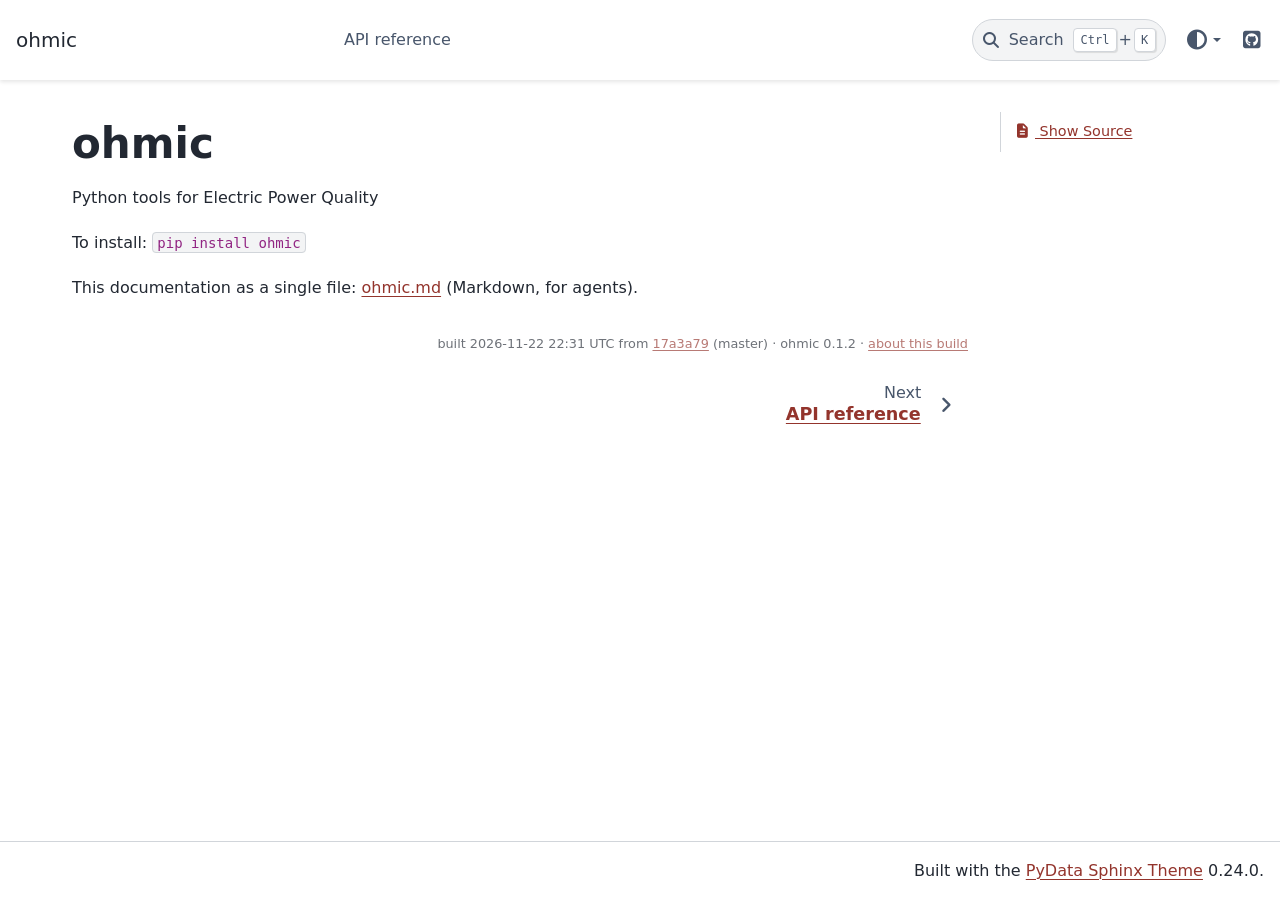
<file: index.html>
<!DOCTYPE html>


<html lang="en" data-content_root="./" >

  <head>
    <meta charset="utf-8" />
    <meta name="viewport" content="width=device-width, initial-scale=1.0" /><meta name="viewport" content="width=device-width, initial-scale=1" />

<link rel="alternate" type="text/markdown" href="index.html.md">
<link rel="describedby" href="llms.txt" type="text/markdown">
<link rel="alternate" type="text/markdown" href="index.html.md">
<link rel="describedby" href="llms.txt">
    <title>ohmic &#8212; ohmic</title>
  
  
  
  <script data-cfasync="false">
    document.documentElement.dataset.mode = localStorage.getItem("mode") || "";
    document.documentElement.dataset.theme = localStorage.getItem("theme") || "";
  </script>
  <!--
    this give us a css class that will be invisible only if js is disabled
  -->
  <noscript>
    <style>
      .pst-js-only { display: none !important; }

    </style>
  </noscript>
  
  <!-- Loaded before other Sphinx assets -->
  <link href="_static/styles/theme.css?digest=75c7c72ae941e8b558d8" rel="stylesheet" />
<link href="_static/styles/pydata-sphinx-theme.css?digest=75c7c72ae941e8b558d8" rel="stylesheet" />

    <link rel="stylesheet" type="text/css" href="_static/pygments.css?v=d75fae25" />
    <link rel="stylesheet" type="text/css" href="_static/sphinx_autodoc_typehints.css?v=057ac668" />
    <link rel="stylesheet" type="text/css" href="_static/copybutton.css?v=76b2166b" />
    <link rel="stylesheet" type="text/css" href="_static/epythet.css?v=a2acedc1" />
  
  <!-- So that users can add custom icons -->
  <script defer src="_static/scripts/fontawesome.js?digest=75c7c72ae941e8b558d8"></script>
  <!-- Pre-loaded scripts that we'll load fully later -->
  <link rel="preload" as="script" href="_static/scripts/bootstrap.js?digest=75c7c72ae941e8b558d8" />
<link rel="preload" as="script" href="_static/scripts/pydata-sphinx-theme.js?digest=75c7c72ae941e8b558d8" />

    <script src="_static/documentation_options.js?v=92734c54"></script>
    <script src="_static/doctools.js?v=fd6eb6e6"></script>
    <script src="_static/sphinx_highlight.js?v=6ffebe34"></script>
    <script src="_static/clipboard.min.js?v=a7894cd8"></script>
    <script src="_static/copybutton.js?v=fd10adb8"></script>
    <script>DOCUMENTATION_OPTIONS.pagename = 'index';</script>
    <script>DOCUMENTATION_OPTIONS.search_as_you_type = false;</script>
    <link rel="index" title="Index" href="genindex.html" />
    <link rel="search" title="Search" href="search.html" />
    <link rel="next" title="API reference" href="api.html" />
  <meta name="viewport" content="width=device-width, initial-scale=1"/>
  <meta name="color-scheme" content="light dark"/>
  <meta name="docsearch:language" content="en"/>
  <meta name="docsearch:version" content="0.1.2" />
  
    
    <script src="_static/searchtools.js"></script>
    <script src="_static/language_data.js"></script>
    <script src="searchindex.js"></script>
  
  </head>
  <body data-default-mode="">
  
  
  <div id="pst-skip-link" class="skip-link d-print-none"><a href="#main-content">Skip to main content</a></div>

  
  <div id="pst-scroll-pixel-helper"></div>
  
  <button type="button" class="btn rounded-pill" id="pst-back-to-top">
    <i class="fa-solid fa-arrow-up"></i>Back to top</button>
  
  
  
  
  <dialog id="pst-search-dialog">
    
<form class="bd-search d-flex align-items-center"
      action="search.html"
      method="get">
  <i class="fa-solid fa-magnifying-glass"></i>
  <input type="search"
         class="form-control"
         name="q"
         placeholder="Search the docs ..."
         aria-label="Search the docs ..."
         autocomplete="off"
         autocorrect="off"
         autocapitalize="off"
         spellcheck="false"/>
  <span class="search-button__kbd-shortcut"><kbd class="kbd-shortcut__modifier">Ctrl</kbd>+<kbd>K</kbd></span>
</form>
  </dialog>

  <div class="pst-async-banner-revealer d-none">
  <aside id="bd-header-version-warning" class="d-none d-print-none" aria-label="Version warning"></aside>
</div>

  
    <header id="pst-header" class="bd-header navbar navbar-expand-lg bd-navbar d-print-none">
<div class="bd-header__inner bd-page-width">
  <button type="button" class="pst-navbar-icon sidebar-toggle primary-toggle" aria-label="Site navigation" aria-expanded="false" aria-controls="pst-primary-sidebar-modal">
    <span class="fa-solid fa-bars"></span>
  </button>
  
  
  <div class="col-lg-3 navbar-header-items__start">
    
      <div class="navbar-item">

  
    
  

<a class="navbar-brand logo" href="#">
  
  
  
  
  
  
    <p class="title logo__title">ohmic</p>
  
</a></div>
    
  </div>
  
  <div class="col-lg-9 navbar-header-items">
    
    <div class="me-auto navbar-header-items__center">
      
        <div class="navbar-item">
<nav>
  <ul class="bd-navbar-elements navbar-nav">
    
<li class="nav-item ">
  <a class="nav-link nav-internal" href="api.html">
    API reference
  </a>
</li>

  </ul>
</nav></div>
      
    </div>
    
    
    <div class="navbar-header-items__end">
      
        <div class="navbar-item navbar-persistent--container">
          

<button type="button" class="btn search-button-field search-button__button pst-js-only" title="Search" aria-label="Search" data-bs-placement="bottom" data-bs-toggle="tooltip">
 <i class="fa-solid fa-magnifying-glass"></i>
 <span class="search-button__default-text">Search</span>
 <span class="search-button__kbd-shortcut"><kbd class="kbd-shortcut__modifier">Ctrl</kbd>+<kbd class="kbd-shortcut__modifier">K</kbd></span>
</button>
        </div>
      
      
        <div class="navbar-item">

<div class="theme-switch-container dropdown pst-js-only" data-bs-toggle="tooltip" data-bs-placement="bottom" title="Color mode">
  <button type="button" class="btn btn-sm nav-link pst-navbar-icon theme-switch-button dropdown-toggle" aria-label="Color mode" data-bs-toggle="dropdown">
    <i class="theme-switch fa-solid fa-sun fa-lg" data-mode="light" title="Light"></i>
    <i class="theme-switch fa-solid fa-moon fa-lg" data-mode="dark" title="Dark"></i>
    <i class="theme-switch fa-solid fa-circle-half-stroke fa-lg" data-mode="auto" title="System Settings"></i>
  </button>
  <ul class="dropdown-menu dropdown-menu-end">
    <li><button type="button" class="dropdown-item d-flex align-items-center theme-change-button" data-mode="auto"><i class="fa-solid fa-circle-half-stroke fa-lg me-1"></i>System Settings</button></li>
    <li><button type="button" class="dropdown-item d-flex align-items-center theme-change-button" data-mode="light"><i class="fa-solid fa-sun fa-lg me-1"></i>Light</button></li>
    <li><button type="button" class="dropdown-item d-flex align-items-center theme-change-button" data-mode="dark"><i class="fa-solid fa-moon fa-lg me-1"></i>Dark</button></li>
  </ul>
</div></div>
      
        <div class="navbar-item"><ul class="navbar-icon-links"
    aria-label="Icon Links">
        <li class="nav-item">
          
          
          
          
          
          
          
          
          <a href="https://github.com/i2mint/ohmic" title="GitHub" class="nav-link pst-navbar-icon" rel="noopener" target="_blank" data-bs-toggle="tooltip" data-bs-placement="bottom"><i class="fa-brands fa-square-github fa-lg" aria-hidden="true"></i><span class="visually-hidden">GitHub</span></a>
        </li>
</ul></div>
      
    </div>
    
  </div>
  
  
    <div class="navbar-persistent--mobile">

<button type="button" class="btn search-button-field search-button__button pst-js-only" title="Search" aria-label="Search" data-bs-placement="bottom" data-bs-toggle="tooltip">
 <i class="fa-solid fa-magnifying-glass"></i>
 <span class="search-button__default-text">Search</span>
 <span class="search-button__kbd-shortcut"><kbd class="kbd-shortcut__modifier">Ctrl</kbd>+<kbd class="kbd-shortcut__modifier">K</kbd></span>
</button>
    </div>
  

  
    <button type="button" class="pst-navbar-icon sidebar-toggle secondary-toggle" aria-label="On this page" aria-expanded="false" aria-controls="pst-secondary-sidebar-modal">
      <span class="fa-solid fa-outdent"></span>
    </button>
  
</div>

    </header>
  

  <div class="bd-container">
    <div class="bd-container__inner bd-page-width">
      
      
      
        
      
      <dialog id="pst-primary-sidebar-modal" tabindex="-1"></dialog>
      <div id="pst-primary-sidebar" class="bd-sidebar-primary bd-sidebar hide-on-wide">
        

  
  <div class="sidebar-header-items sidebar-primary__section">
    
    
      <div class="sidebar-header-items__center">
        
          
          
            <div class="navbar-item">
<nav>
  <ul class="bd-navbar-elements navbar-nav">
    
<li class="nav-item ">
  <a class="nav-link nav-internal" href="api.html">
    API reference
  </a>
</li>

  </ul>
</nav></div>
          
        
      </div>
    
    
    
      <div class="sidebar-header-items__end">
        
          <div class="navbar-item">

<div class="theme-switch-container dropdown pst-js-only" data-bs-toggle="tooltip" data-bs-placement="bottom" title="Color mode">
  <button type="button" class="btn btn-sm nav-link pst-navbar-icon theme-switch-button dropdown-toggle" aria-label="Color mode" data-bs-toggle="dropdown">
    <i class="theme-switch fa-solid fa-sun fa-lg" data-mode="light" title="Light"></i>
    <i class="theme-switch fa-solid fa-moon fa-lg" data-mode="dark" title="Dark"></i>
    <i class="theme-switch fa-solid fa-circle-half-stroke fa-lg" data-mode="auto" title="System Settings"></i>
  </button>
  <ul class="dropdown-menu dropdown-menu-end">
    <li><button type="button" class="dropdown-item d-flex align-items-center theme-change-button" data-mode="auto"><i class="fa-solid fa-circle-half-stroke fa-lg me-1"></i>System Settings</button></li>
    <li><button type="button" class="dropdown-item d-flex align-items-center theme-change-button" data-mode="light"><i class="fa-solid fa-sun fa-lg me-1"></i>Light</button></li>
    <li><button type="button" class="dropdown-item d-flex align-items-center theme-change-button" data-mode="dark"><i class="fa-solid fa-moon fa-lg me-1"></i>Dark</button></li>
  </ul>
</div></div>
        
          <div class="navbar-item"><ul class="navbar-icon-links"
    aria-label="Icon Links">
        <li class="nav-item">
          
          
          
          
          
          
          
          
          <a href="https://github.com/i2mint/ohmic" title="GitHub" class="nav-link pst-navbar-icon" rel="noopener" target="_blank" data-bs-toggle="tooltip" data-bs-placement="bottom"><i class="fa-brands fa-square-github fa-lg" aria-hidden="true"></i><span class="visually-hidden">GitHub</span></a>
        </li>
</ul></div>
        
      </div>
    
  </div>
  
  
  <div class="sidebar-primary-items__end sidebar-primary__section">
      <div class="sidebar-primary-item">
<div id="ethical-ad-placement"
      class="flat"
      data-ea-publisher="readthedocs"
      data-ea-type="readthedocs-sidebar"
      data-ea-manual="true">
</div></div>
  </div>


      </div>
      
      <main id="main-content" class="bd-main" role="main">
        
        
          <div class="bd-content">
            <div class="bd-article-container">
              
              <div class="bd-header-article d-print-none"></div>
              
              
              
                
<div id="searchbox"></div>
                <article class="bd-article">
                  
  <!-- generated by epythet -->
<section id="ohmic">
<h1>ohmic<a class="headerlink" href="#ohmic" title="Link to this heading">#</a></h1>
<p>Python tools for Electric Power Quality</p>
<p>To install:	<code class="docutils literal notranslate"><span class="pre">pip</span> <span class="pre">install</span> <span class="pre">ohmic</span></code></p>
<p class="epythet-aggregates">This documentation as a single file: <a href="ohmic.md">ohmic.md</a> (Markdown, for agents).</p>
<div class="toctree-wrapper compound">
</div>
</section>

<p class="epythet-provenance" style="font-size:.8em;opacity:.65;margin-top:2.5em;text-align:right">built 2026-11-22 22:31 UTC from <a href="https://github.com/i2mint/ohmic/commit/17a3a798064f554a6f7f52c787e56de1c243b286">17a3a79</a> (master) · ohmic 0.1.2 · <a href="about-this-build.html">about this build</a></p>

                </article>
              
              
              
              
              
                <footer class="prev-next-footer d-print-none">
                  
<div class="prev-next-area">
    <a class="right-next"
       href="api.html"
       title="next page">
      <div class="prev-next-info">
        <p class="prev-next-subtitle">next</p>
        <p class="prev-next-title">API reference</p>
      </div>
      <i class="fa-solid fa-angle-right"></i>
    </a>
</div>
                </footer>
              
            </div>
            
            
              
                <dialog id="pst-secondary-sidebar-modal" tabindex="-1"></dialog>
                <div id="pst-secondary-sidebar" class="bd-sidebar-secondary bd-toc"><div class="sidebar-secondary-items sidebar-secondary__inner">


  <div class="sidebar-secondary-item">

  <div class="tocsection sourcelink">
    <a href="_sources/index.md.txt">
      <i class="fa-solid fa-file-lines"></i> Show Source
    </a>
  </div>
</div>

</div></div>
              
            
          </div>
          <footer class="bd-footer-content">
            
          </footer>
        
      </main>
    </div>
  </div>
  
  <!-- Scripts loaded after <body> so the DOM is not blocked -->
  <script defer src="_static/scripts/bootstrap.js?digest=75c7c72ae941e8b558d8"></script>
<script defer src="_static/scripts/pydata-sphinx-theme.js?digest=75c7c72ae941e8b558d8"></script>

  <footer class="bd-footer">
<div class="bd-footer__inner bd-page-width">
  
  
  
    <div class="footer-items__end">
      
        <div class="footer-item">
<p class="theme-version">
  <!-- # L10n: Setting the PST URL as an argument as this does not need to be localized -->
  Built with the <a href="https://pydata-sphinx-theme.readthedocs.io/en/stable/index.html">PyData Sphinx Theme</a> 0.24.0.
</p></div>
      
    </div>
  
</div>

  </footer>
  </body>
</html>
</file>
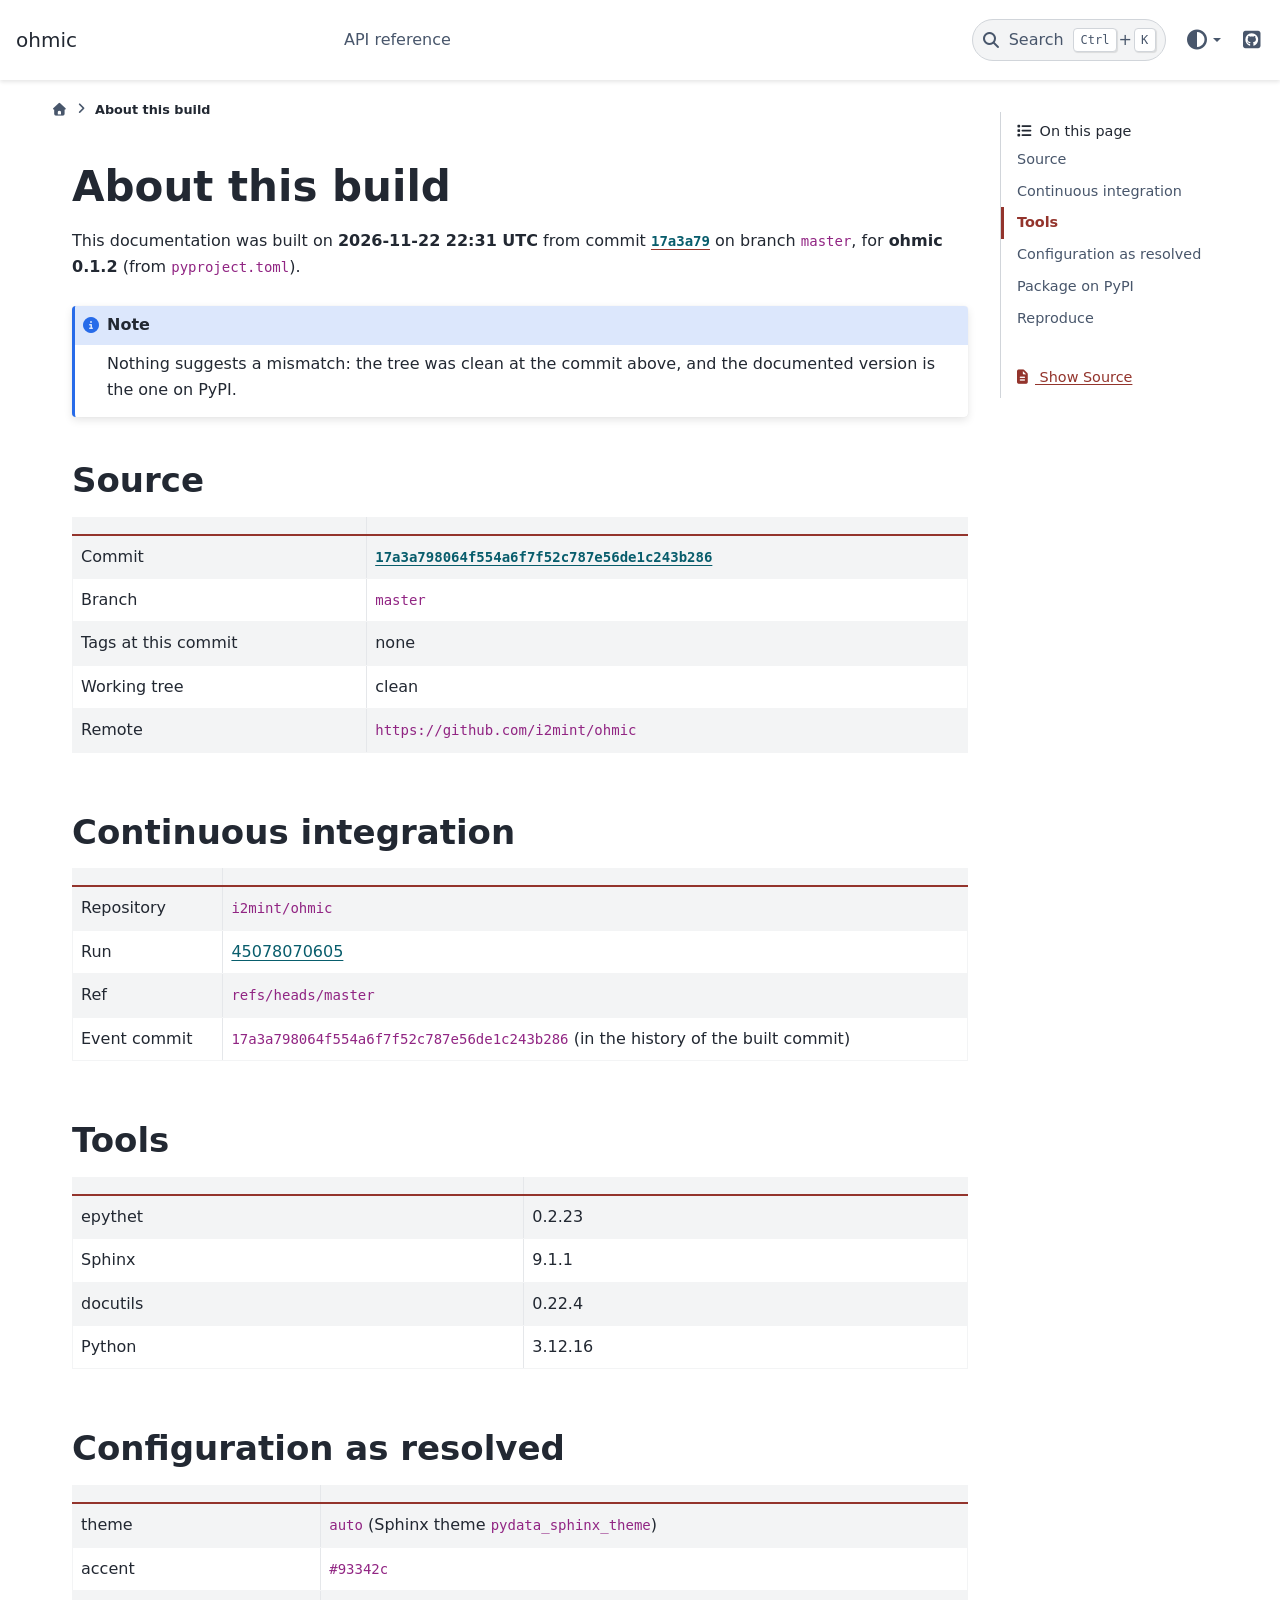
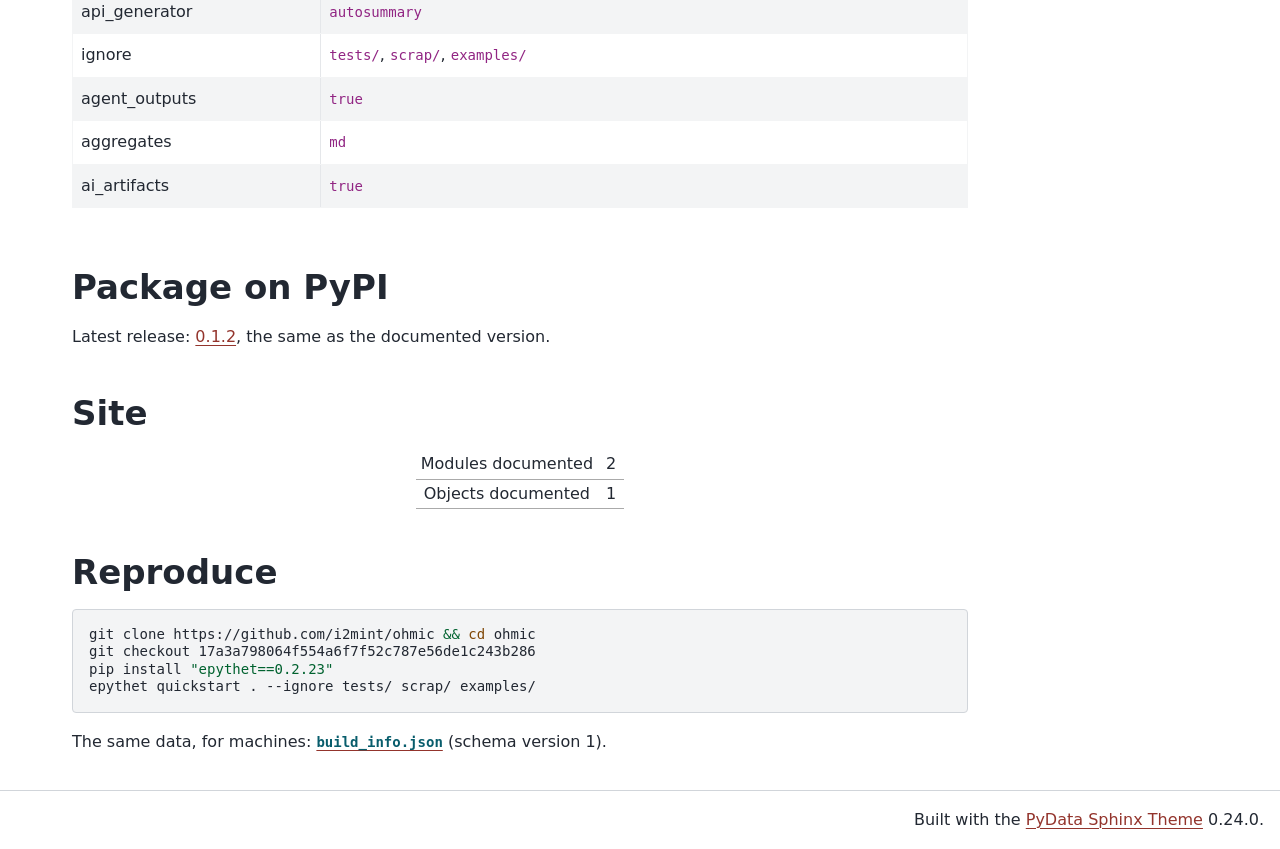
<file: about-this-build.html>
<!DOCTYPE html>


<html lang="en" data-content_root="./" >

  <head>
    <meta charset="utf-8" />
    <meta name="viewport" content="width=device-width, initial-scale=1.0" /><meta name="viewport" content="width=device-width, initial-scale=1" />

<link rel="alternate" type="text/markdown" href="about-this-build.html.md">
<link rel="describedby" href="llms.txt" type="text/markdown">
<link rel="alternate" type="text/markdown" href="about-this-build.html.md">
<link rel="describedby" href="llms.txt">
    <title>About this build &#8212; ohmic</title>
  
  
  
  <script data-cfasync="false">
    document.documentElement.dataset.mode = localStorage.getItem("mode") || "";
    document.documentElement.dataset.theme = localStorage.getItem("theme") || "";
  </script>
  <!--
    this give us a css class that will be invisible only if js is disabled
  -->
  <noscript>
    <style>
      .pst-js-only { display: none !important; }

    </style>
  </noscript>
  
  <!-- Loaded before other Sphinx assets -->
  <link href="_static/styles/theme.css?digest=75c7c72ae941e8b558d8" rel="stylesheet" />
<link href="_static/styles/pydata-sphinx-theme.css?digest=75c7c72ae941e8b558d8" rel="stylesheet" />

    <link rel="stylesheet" type="text/css" href="_static/pygments.css?v=d75fae25" />
    <link rel="stylesheet" type="text/css" href="_static/sphinx_autodoc_typehints.css?v=057ac668" />
    <link rel="stylesheet" type="text/css" href="_static/copybutton.css?v=76b2166b" />
    <link rel="stylesheet" type="text/css" href="_static/epythet.css?v=a2acedc1" />
  
  <!-- So that users can add custom icons -->
  <script defer src="_static/scripts/fontawesome.js?digest=75c7c72ae941e8b558d8"></script>
  <!-- Pre-loaded scripts that we'll load fully later -->
  <link rel="preload" as="script" href="_static/scripts/bootstrap.js?digest=75c7c72ae941e8b558d8" />
<link rel="preload" as="script" href="_static/scripts/pydata-sphinx-theme.js?digest=75c7c72ae941e8b558d8" />

    <script src="_static/documentation_options.js?v=92734c54"></script>
    <script src="_static/doctools.js?v=fd6eb6e6"></script>
    <script src="_static/sphinx_highlight.js?v=6ffebe34"></script>
    <script src="_static/clipboard.min.js?v=a7894cd8"></script>
    <script src="_static/copybutton.js?v=fd10adb8"></script>
    <script>DOCUMENTATION_OPTIONS.pagename = 'about-this-build';</script>
    <script>DOCUMENTATION_OPTIONS.search_as_you_type = false;</script>
    <link rel="index" title="Index" href="genindex.html" />
    <link rel="search" title="Search" href="search.html" />
  <meta name="viewport" content="width=device-width, initial-scale=1"/>
  <meta name="color-scheme" content="light dark"/>
  <meta name="docsearch:language" content="en"/>
  <meta name="docsearch:version" content="0.1.2" />
  
    
    <script src="_static/searchtools.js"></script>
    <script src="_static/language_data.js"></script>
    <script src="searchindex.js"></script>
  
  </head>
  <body data-default-mode="">
  
  
  <div id="pst-skip-link" class="skip-link d-print-none"><a href="#main-content">Skip to main content</a></div>

  
  <div id="pst-scroll-pixel-helper"></div>
  
  <button type="button" class="btn rounded-pill" id="pst-back-to-top">
    <i class="fa-solid fa-arrow-up"></i>Back to top</button>
  
  
  
  
  <dialog id="pst-search-dialog">
    
<form class="bd-search d-flex align-items-center"
      action="search.html"
      method="get">
  <i class="fa-solid fa-magnifying-glass"></i>
  <input type="search"
         class="form-control"
         name="q"
         placeholder="Search the docs ..."
         aria-label="Search the docs ..."
         autocomplete="off"
         autocorrect="off"
         autocapitalize="off"
         spellcheck="false"/>
  <span class="search-button__kbd-shortcut"><kbd class="kbd-shortcut__modifier">Ctrl</kbd>+<kbd>K</kbd></span>
</form>
  </dialog>

  <div class="pst-async-banner-revealer d-none">
  <aside id="bd-header-version-warning" class="d-none d-print-none" aria-label="Version warning"></aside>
</div>

  
    <header id="pst-header" class="bd-header navbar navbar-expand-lg bd-navbar d-print-none">
<div class="bd-header__inner bd-page-width">
  <button type="button" class="pst-navbar-icon sidebar-toggle primary-toggle" aria-label="Site navigation" aria-expanded="false" aria-controls="pst-primary-sidebar-modal">
    <span class="fa-solid fa-bars"></span>
  </button>
  
  
  <div class="col-lg-3 navbar-header-items__start">
    
      <div class="navbar-item">

  
    
  

<a class="navbar-brand logo" href="index.html">
  
  
  
  
  
  
    <p class="title logo__title">ohmic</p>
  
</a></div>
    
  </div>
  
  <div class="col-lg-9 navbar-header-items">
    
    <div class="me-auto navbar-header-items__center">
      
        <div class="navbar-item">
<nav>
  <ul class="bd-navbar-elements navbar-nav">
    
<li class="nav-item ">
  <a class="nav-link nav-internal" href="api.html">
    API reference
  </a>
</li>

  </ul>
</nav></div>
      
    </div>
    
    
    <div class="navbar-header-items__end">
      
        <div class="navbar-item navbar-persistent--container">
          

<button type="button" class="btn search-button-field search-button__button pst-js-only" title="Search" aria-label="Search" data-bs-placement="bottom" data-bs-toggle="tooltip">
 <i class="fa-solid fa-magnifying-glass"></i>
 <span class="search-button__default-text">Search</span>
 <span class="search-button__kbd-shortcut"><kbd class="kbd-shortcut__modifier">Ctrl</kbd>+<kbd class="kbd-shortcut__modifier">K</kbd></span>
</button>
        </div>
      
      
        <div class="navbar-item">

<div class="theme-switch-container dropdown pst-js-only" data-bs-toggle="tooltip" data-bs-placement="bottom" title="Color mode">
  <button type="button" class="btn btn-sm nav-link pst-navbar-icon theme-switch-button dropdown-toggle" aria-label="Color mode" data-bs-toggle="dropdown">
    <i class="theme-switch fa-solid fa-sun fa-lg" data-mode="light" title="Light"></i>
    <i class="theme-switch fa-solid fa-moon fa-lg" data-mode="dark" title="Dark"></i>
    <i class="theme-switch fa-solid fa-circle-half-stroke fa-lg" data-mode="auto" title="System Settings"></i>
  </button>
  <ul class="dropdown-menu dropdown-menu-end">
    <li><button type="button" class="dropdown-item d-flex align-items-center theme-change-button" data-mode="auto"><i class="fa-solid fa-circle-half-stroke fa-lg me-1"></i>System Settings</button></li>
    <li><button type="button" class="dropdown-item d-flex align-items-center theme-change-button" data-mode="light"><i class="fa-solid fa-sun fa-lg me-1"></i>Light</button></li>
    <li><button type="button" class="dropdown-item d-flex align-items-center theme-change-button" data-mode="dark"><i class="fa-solid fa-moon fa-lg me-1"></i>Dark</button></li>
  </ul>
</div></div>
      
        <div class="navbar-item"><ul class="navbar-icon-links"
    aria-label="Icon Links">
        <li class="nav-item">
          
          
          
          
          
          
          
          
          <a href="https://github.com/i2mint/ohmic" title="GitHub" class="nav-link pst-navbar-icon" rel="noopener" target="_blank" data-bs-toggle="tooltip" data-bs-placement="bottom"><i class="fa-brands fa-square-github fa-lg" aria-hidden="true"></i><span class="visually-hidden">GitHub</span></a>
        </li>
</ul></div>
      
    </div>
    
  </div>
  
  
    <div class="navbar-persistent--mobile">

<button type="button" class="btn search-button-field search-button__button pst-js-only" title="Search" aria-label="Search" data-bs-placement="bottom" data-bs-toggle="tooltip">
 <i class="fa-solid fa-magnifying-glass"></i>
 <span class="search-button__default-text">Search</span>
 <span class="search-button__kbd-shortcut"><kbd class="kbd-shortcut__modifier">Ctrl</kbd>+<kbd class="kbd-shortcut__modifier">K</kbd></span>
</button>
    </div>
  

  
    <button type="button" class="pst-navbar-icon sidebar-toggle secondary-toggle" aria-label="On this page" aria-expanded="false" aria-controls="pst-secondary-sidebar-modal">
      <span class="fa-solid fa-outdent"></span>
    </button>
  
</div>

    </header>
  

  <div class="bd-container">
    <div class="bd-container__inner bd-page-width">
      
      
      
        
      
      <dialog id="pst-primary-sidebar-modal" tabindex="-1"></dialog>
      <div id="pst-primary-sidebar" class="bd-sidebar-primary bd-sidebar hide-on-wide">
        

  
  <div class="sidebar-header-items sidebar-primary__section">
    
    
      <div class="sidebar-header-items__center">
        
          
          
            <div class="navbar-item">
<nav>
  <ul class="bd-navbar-elements navbar-nav">
    
<li class="nav-item ">
  <a class="nav-link nav-internal" href="api.html">
    API reference
  </a>
</li>

  </ul>
</nav></div>
          
        
      </div>
    
    
    
      <div class="sidebar-header-items__end">
        
          <div class="navbar-item">

<div class="theme-switch-container dropdown pst-js-only" data-bs-toggle="tooltip" data-bs-placement="bottom" title="Color mode">
  <button type="button" class="btn btn-sm nav-link pst-navbar-icon theme-switch-button dropdown-toggle" aria-label="Color mode" data-bs-toggle="dropdown">
    <i class="theme-switch fa-solid fa-sun fa-lg" data-mode="light" title="Light"></i>
    <i class="theme-switch fa-solid fa-moon fa-lg" data-mode="dark" title="Dark"></i>
    <i class="theme-switch fa-solid fa-circle-half-stroke fa-lg" data-mode="auto" title="System Settings"></i>
  </button>
  <ul class="dropdown-menu dropdown-menu-end">
    <li><button type="button" class="dropdown-item d-flex align-items-center theme-change-button" data-mode="auto"><i class="fa-solid fa-circle-half-stroke fa-lg me-1"></i>System Settings</button></li>
    <li><button type="button" class="dropdown-item d-flex align-items-center theme-change-button" data-mode="light"><i class="fa-solid fa-sun fa-lg me-1"></i>Light</button></li>
    <li><button type="button" class="dropdown-item d-flex align-items-center theme-change-button" data-mode="dark"><i class="fa-solid fa-moon fa-lg me-1"></i>Dark</button></li>
  </ul>
</div></div>
        
          <div class="navbar-item"><ul class="navbar-icon-links"
    aria-label="Icon Links">
        <li class="nav-item">
          
          
          
          
          
          
          
          
          <a href="https://github.com/i2mint/ohmic" title="GitHub" class="nav-link pst-navbar-icon" rel="noopener" target="_blank" data-bs-toggle="tooltip" data-bs-placement="bottom"><i class="fa-brands fa-square-github fa-lg" aria-hidden="true"></i><span class="visually-hidden">GitHub</span></a>
        </li>
</ul></div>
        
      </div>
    
  </div>
  
  
  <div class="sidebar-primary-items__end sidebar-primary__section">
      <div class="sidebar-primary-item">
<div id="ethical-ad-placement"
      class="flat"
      data-ea-publisher="readthedocs"
      data-ea-type="readthedocs-sidebar"
      data-ea-manual="true">
</div></div>
  </div>


      </div>
      
      <main id="main-content" class="bd-main" role="main">
        
        
          <div class="bd-content">
            <div class="bd-article-container">
              
              <div class="bd-header-article d-print-none">
<div class="header-article-items header-article__inner">
  
    <div class="header-article-items__start">
      
        <div class="header-article-item">

<nav aria-label="Breadcrumb" class="d-print-none">
  <ul class="bd-breadcrumbs">
    
    <li class="breadcrumb-item breadcrumb-home">
      <a href="index.html" class="nav-link" aria-label="Home">
        <i class="fa-solid fa-house"></i>
      </a>
    </li>
    <li class="breadcrumb-item active" aria-current="page"><span class="ellipsis">About this build</span></li>
  </ul>
</nav>
</div>
      
    </div>
  
  
</div>
</div>
              
              
              
                
<div id="searchbox"></div>
                <article class="bd-article">
                  
  <!-- generated by epythet -->
<section id="about-this-build">
<h1>About this build<a class="headerlink" href="#about-this-build" title="Link to this heading">#</a></h1>
<p>This documentation was built on <strong>2026-11-22 22:31 UTC</strong> from commit <a href="https://github.com/i2mint/ohmic/commit/17a3a798064f554a6f7f52c787e56de1c243b286"><code>17a3a79</code></a> on branch <code>master</code>, for <strong>ohmic 0.1.2</strong> (from <code>pyproject.toml</code>).</p>
<div class="admonition note">
<p class="admonition-title">Note</p>
<p>Nothing suggests a mismatch: the tree was clean at the commit above, and the documented version is the one on PyPI.</p>
</div>
<section id="source">
<h2>Source<a class="headerlink" href="#source" title="Link to this heading">#</a></h2>
<div class="pst-scrollable-table-container"><table class="table">
<thead>
<tr class="row-odd"><th class="head"><p></p></th>
<th class="head"><p></p></th>
</tr>
</thead>
<tbody>
<tr class="row-even"><td><p>Commit</p></td>
<td><p><a href="https://github.com/i2mint/ohmic/commit/17a3a798064f554a6f7f52c787e56de1c243b286"><code>17a3a798064f554a6f7f52c787e56de1c243b286</code></a></p></td>
</tr>
<tr class="row-odd"><td><p>Branch</p></td>
<td><p><code>master</code></p></td>
</tr>
<tr class="row-even"><td><p>Tags at this commit</p></td>
<td><p>none</p></td>
</tr>
<tr class="row-odd"><td><p>Working tree</p></td>
<td><p>clean</p></td>
</tr>
<tr class="row-even"><td><p>Remote</p></td>
<td><p><code>https://github.com/i2mint/ohmic</code></p></td>
</tr>
</tbody>
</table>
</div>
</section>
<section id="continuous-integration">
<h2>Continuous integration<a class="headerlink" href="#continuous-integration" title="Link to this heading">#</a></h2>
<div class="pst-scrollable-table-container"><table class="table">
<thead>
<tr class="row-odd"><th class="head"><p></p></th>
<th class="head"><p></p></th>
</tr>
</thead>
<tbody>
<tr class="row-even"><td><p>Repository</p></td>
<td><p><code>i2mint/ohmic</code></p></td>
</tr>
<tr class="row-odd"><td><p>Run</p></td>
<td><p><a href="https://github.com/i2mint/ohmic/actions/runs/45078070605">45078070605</a></p></td>
</tr>
<tr class="row-even"><td><p>Ref</p></td>
<td><p><code>refs/heads/master</code></p></td>
</tr>
<tr class="row-odd"><td><p>Event commit</p></td>
<td><p><code>17a3a798064f554a6f7f52c787e56de1c243b286</code> (in the history of the built commit)</p></td>
</tr>
</tbody>
</table>
</div>
</section>
<section id="tools">
<h2>Tools<a class="headerlink" href="#tools" title="Link to this heading">#</a></h2>
<div class="pst-scrollable-table-container"><table class="table">
<thead>
<tr class="row-odd"><th class="head"><p></p></th>
<th class="head"><p></p></th>
</tr>
</thead>
<tbody>
<tr class="row-even"><td><p>epythet</p></td>
<td><p>0.2.23</p></td>
</tr>
<tr class="row-odd"><td><p>Sphinx</p></td>
<td><p>9.1.1</p></td>
</tr>
<tr class="row-even"><td><p>docutils</p></td>
<td><p>0.22.4</p></td>
</tr>
<tr class="row-odd"><td><p>Python</p></td>
<td><p>3.12.16</p></td>
</tr>
</tbody>
</table>
</div>
</section>
<section id="configuration-as-resolved">
<h2>Configuration as resolved<a class="headerlink" href="#configuration-as-resolved" title="Link to this heading">#</a></h2>
<div class="pst-scrollable-table-container"><table class="table">
<thead>
<tr class="row-odd"><th class="head"><p></p></th>
<th class="head"><p></p></th>
</tr>
</thead>
<tbody>
<tr class="row-even"><td><p>theme</p></td>
<td><p><code>auto</code> (Sphinx theme <code>pydata_sphinx_theme</code>)</p></td>
</tr>
<tr class="row-odd"><td><p>accent</p></td>
<td><p><code>#93342c</code></p></td>
</tr>
<tr class="row-even"><td><p>api_generator</p></td>
<td><p><code>autosummary</code></p></td>
</tr>
<tr class="row-odd"><td><p>ignore</p></td>
<td><p><code>tests/</code>, <code>scrap/</code>, <code>examples/</code></p></td>
</tr>
<tr class="row-even"><td><p>agent_outputs</p></td>
<td><p><code>true</code></p></td>
</tr>
<tr class="row-odd"><td><p>aggregates</p></td>
<td><p><code>md</code></p></td>
</tr>
<tr class="row-even"><td><p>ai_artifacts</p></td>
<td><p><code>true</code></p></td>
</tr>
</tbody>
</table>
</div>
</section>
<section id="package-on-pypi">
<h2>Package on PyPI<a class="headerlink" href="#package-on-pypi" title="Link to this heading">#</a></h2>
<p>Latest release: <a href="https://pypi.org/project/ohmic/0.1.2/">0.1.2</a>, the same as the documented version.</p>
</section>
<section id="site"><h2>Site</h2><table class="docutils align-default"><tbody><tr><td><p>Modules documented</p></td><td><p>2</p></td></tr><tr><td><p>Objects documented</p></td><td><p>1</p></td></tr></tbody></table></section>
<section id="reproduce">
<h2>Reproduce<a class="headerlink" href="#reproduce" title="Link to this heading">#</a></h2>
<div class="highlight-bash notranslate"><div class="highlight"><pre><span></span>git<span class="w"> </span>clone<span class="w"> </span>https://github.com/i2mint/ohmic<span class="w"> </span><span class="o">&amp;&amp;</span><span class="w"> </span><span class="nb">cd</span><span class="w"> </span>ohmic
git<span class="w"> </span>checkout<span class="w"> </span>17a3a798064f554a6f7f52c787e56de1c243b286
pip<span class="w"> </span>install<span class="w"> </span><span class="s2">"epythet==0.2.23"</span>
epythet<span class="w"> </span>quickstart<span class="w"> </span>.<span class="w"> </span>--ignore<span class="w"> </span>tests/<span class="w"> </span>scrap/<span class="w"> </span>examples/
</pre></div>
</div>
<p>The same data, for machines: <a href="build_info.json"><code>build_info.json</code></a> (schema version 1).</p>
</section>
</section>


                </article>
              
              
              
              
              
                <footer class="prev-next-footer d-print-none">
                  
<div class="prev-next-area">
</div>
                </footer>
              
            </div>
            
            
              
                <dialog id="pst-secondary-sidebar-modal" tabindex="-1"></dialog>
                <div id="pst-secondary-sidebar" class="bd-sidebar-secondary bd-toc"><div class="sidebar-secondary-items sidebar-secondary__inner">


  <div class="sidebar-secondary-item">
<div
    id="pst-page-navigation-heading-2"
    class="page-toc tocsection onthispage">
    <i class="fa-solid fa-list"></i> On this page
  </div>
  <nav id="pst-page-toc-nav" class="page-toc" aria-labelledby="pst-page-navigation-heading-2">
    <ul class="pst-show_toc_level nav section-nav flex-column">
<li class="toc-h2 nav-item toc-entry"><a class="reference internal nav-link" href="#source">Source</a></li>
<li class="toc-h2 nav-item toc-entry"><a class="reference internal nav-link" href="#continuous-integration">Continuous integration</a></li>
<li class="toc-h2 nav-item toc-entry"><a class="reference internal nav-link" href="#tools">Tools</a></li>
<li class="toc-h2 nav-item toc-entry"><a class="reference internal nav-link" href="#configuration-as-resolved">Configuration as resolved</a></li>
<li class="toc-h2 nav-item toc-entry"><a class="reference internal nav-link" href="#package-on-pypi">Package on PyPI</a></li>
<li class="toc-h2 nav-item toc-entry"><a class="reference internal nav-link" href="#reproduce">Reproduce</a></li>
</ul>
  </nav></div>

  <div class="sidebar-secondary-item">

  <div class="tocsection sourcelink">
    <a href="_sources/about-this-build.md.txt">
      <i class="fa-solid fa-file-lines"></i> Show Source
    </a>
  </div>
</div>

</div></div>
              
            
          </div>
          <footer class="bd-footer-content">
            
          </footer>
        
      </main>
    </div>
  </div>
  
  <!-- Scripts loaded after <body> so the DOM is not blocked -->
  <script defer src="_static/scripts/bootstrap.js?digest=75c7c72ae941e8b558d8"></script>
<script defer src="_static/scripts/pydata-sphinx-theme.js?digest=75c7c72ae941e8b558d8"></script>

  <footer class="bd-footer">
<div class="bd-footer__inner bd-page-width">
  
  
  
    <div class="footer-items__end">
      
        <div class="footer-item">
<p class="theme-version">
  <!-- # L10n: Setting the PST URL as an argument as this does not need to be localized -->
  Built with the <a href="https://pydata-sphinx-theme.readthedocs.io/en/stable/index.html">PyData Sphinx Theme</a> 0.24.0.
</p></div>
      
    </div>
  
</div>

  </footer>
  </body>
</html>
</file>
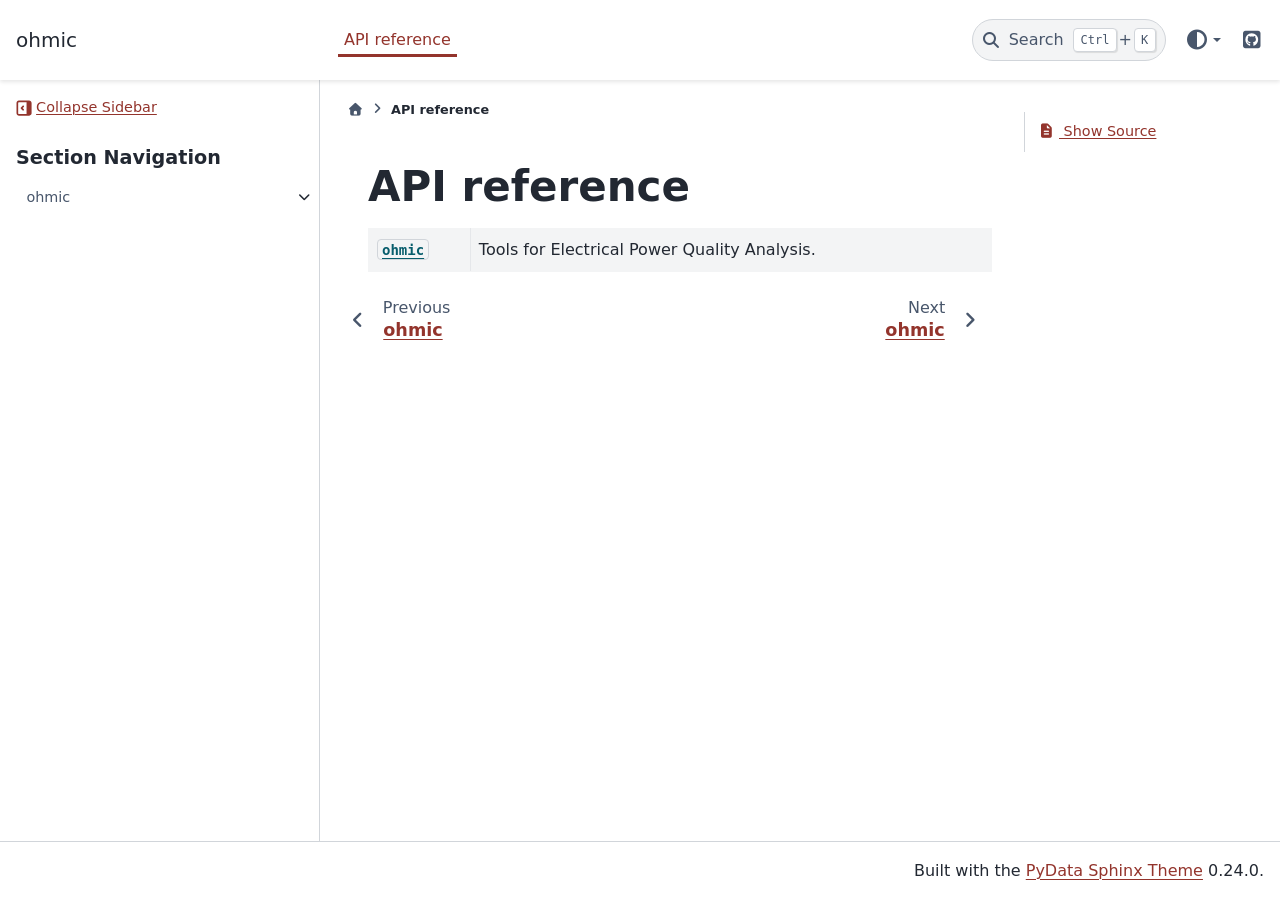
<file: api.html>
<!DOCTYPE html>


<html lang="en" data-content_root="./" >

  <head>
    <meta charset="utf-8" />
    <meta name="viewport" content="width=device-width, initial-scale=1.0" /><meta name="viewport" content="width=device-width, initial-scale=1" />

<link rel="alternate" type="text/markdown" href="api.html.md">
<link rel="describedby" href="llms.txt" type="text/markdown">
<link rel="alternate" type="text/markdown" href="api.html.md">
<link rel="describedby" href="llms.txt">
    <title>API reference &#8212; ohmic</title>
  
  
  
  <script data-cfasync="false">
    document.documentElement.dataset.mode = localStorage.getItem("mode") || "";
    document.documentElement.dataset.theme = localStorage.getItem("theme") || "";
  </script>
  <!--
    this give us a css class that will be invisible only if js is disabled
  -->
  <noscript>
    <style>
      .pst-js-only { display: none !important; }

    </style>
  </noscript>
  
  <!-- Loaded before other Sphinx assets -->
  <link href="_static/styles/theme.css?digest=75c7c72ae941e8b558d8" rel="stylesheet" />
<link href="_static/styles/pydata-sphinx-theme.css?digest=75c7c72ae941e8b558d8" rel="stylesheet" />

    <link rel="stylesheet" type="text/css" href="_static/pygments.css?v=d75fae25" />
    <link rel="stylesheet" type="text/css" href="_static/sphinx_autodoc_typehints.css?v=057ac668" />
    <link rel="stylesheet" type="text/css" href="_static/copybutton.css?v=76b2166b" />
    <link rel="stylesheet" type="text/css" href="_static/epythet.css?v=a2acedc1" />
  
  <!-- So that users can add custom icons -->
  <script defer src="_static/scripts/fontawesome.js?digest=75c7c72ae941e8b558d8"></script>
  <!-- Pre-loaded scripts that we'll load fully later -->
  <link rel="preload" as="script" href="_static/scripts/bootstrap.js?digest=75c7c72ae941e8b558d8" />
<link rel="preload" as="script" href="_static/scripts/pydata-sphinx-theme.js?digest=75c7c72ae941e8b558d8" />

    <script src="_static/documentation_options.js?v=92734c54"></script>
    <script src="_static/doctools.js?v=fd6eb6e6"></script>
    <script src="_static/sphinx_highlight.js?v=6ffebe34"></script>
    <script src="_static/clipboard.min.js?v=a7894cd8"></script>
    <script src="_static/copybutton.js?v=fd10adb8"></script>
    <script>DOCUMENTATION_OPTIONS.pagename = 'api';</script>
    <script>DOCUMENTATION_OPTIONS.search_as_you_type = false;</script>
    <link rel="index" title="Index" href="genindex.html" />
    <link rel="search" title="Search" href="search.html" />
    <link rel="next" title="ohmic" href="_autosummary/ohmic.html" />
    <link rel="prev" title="ohmic" href="index.html" />
  <meta name="viewport" content="width=device-width, initial-scale=1"/>
  <meta name="color-scheme" content="light dark"/>
  <meta name="docsearch:language" content="en"/>
  <meta name="docsearch:version" content="0.1.2" />
  
    
    <script src="_static/searchtools.js"></script>
    <script src="_static/language_data.js"></script>
    <script src="searchindex.js"></script>
  
  </head>
  <body data-default-mode="">
  
  
  <div id="pst-skip-link" class="skip-link d-print-none"><a href="#main-content">Skip to main content</a></div>

  
  <div id="pst-scroll-pixel-helper"></div>
  
  <button type="button" class="btn rounded-pill" id="pst-back-to-top">
    <i class="fa-solid fa-arrow-up"></i>Back to top</button>
  
  
  
  
  <dialog id="pst-search-dialog">
    
<form class="bd-search d-flex align-items-center"
      action="search.html"
      method="get">
  <i class="fa-solid fa-magnifying-glass"></i>
  <input type="search"
         class="form-control"
         name="q"
         placeholder="Search the docs ..."
         aria-label="Search the docs ..."
         autocomplete="off"
         autocorrect="off"
         autocapitalize="off"
         spellcheck="false"/>
  <span class="search-button__kbd-shortcut"><kbd class="kbd-shortcut__modifier">Ctrl</kbd>+<kbd>K</kbd></span>
</form>
  </dialog>

  <div class="pst-async-banner-revealer d-none">
  <aside id="bd-header-version-warning" class="d-none d-print-none" aria-label="Version warning"></aside>
</div>

  
    <header id="pst-header" class="bd-header navbar navbar-expand-lg bd-navbar d-print-none">
<div class="bd-header__inner bd-page-width">
  <button type="button" class="pst-navbar-icon sidebar-toggle primary-toggle" aria-label="Site navigation" aria-expanded="false" aria-controls="pst-primary-sidebar-modal">
    <span class="fa-solid fa-bars"></span>
  </button>
  
  
  <div class="col-lg-3 navbar-header-items__start">
    
      <div class="navbar-item">

  
    
  

<a class="navbar-brand logo" href="index.html">
  
  
  
  
  
  
    <p class="title logo__title">ohmic</p>
  
</a></div>
    
  </div>
  
  <div class="col-lg-9 navbar-header-items">
    
    <div class="me-auto navbar-header-items__center">
      
        <div class="navbar-item">
<nav>
  <ul class="bd-navbar-elements navbar-nav">
    
<li class="nav-item current active">
  <a class="nav-link nav-internal" href="#" aria-current="page">
    API reference
  </a>
</li>

  </ul>
</nav></div>
      
    </div>
    
    
    <div class="navbar-header-items__end">
      
        <div class="navbar-item navbar-persistent--container">
          

<button type="button" class="btn search-button-field search-button__button pst-js-only" title="Search" aria-label="Search" data-bs-placement="bottom" data-bs-toggle="tooltip">
 <i class="fa-solid fa-magnifying-glass"></i>
 <span class="search-button__default-text">Search</span>
 <span class="search-button__kbd-shortcut"><kbd class="kbd-shortcut__modifier">Ctrl</kbd>+<kbd class="kbd-shortcut__modifier">K</kbd></span>
</button>
        </div>
      
      
        <div class="navbar-item">

<div class="theme-switch-container dropdown pst-js-only" data-bs-toggle="tooltip" data-bs-placement="bottom" title="Color mode">
  <button type="button" class="btn btn-sm nav-link pst-navbar-icon theme-switch-button dropdown-toggle" aria-label="Color mode" data-bs-toggle="dropdown">
    <i class="theme-switch fa-solid fa-sun fa-lg" data-mode="light" title="Light"></i>
    <i class="theme-switch fa-solid fa-moon fa-lg" data-mode="dark" title="Dark"></i>
    <i class="theme-switch fa-solid fa-circle-half-stroke fa-lg" data-mode="auto" title="System Settings"></i>
  </button>
  <ul class="dropdown-menu dropdown-menu-end">
    <li><button type="button" class="dropdown-item d-flex align-items-center theme-change-button" data-mode="auto"><i class="fa-solid fa-circle-half-stroke fa-lg me-1"></i>System Settings</button></li>
    <li><button type="button" class="dropdown-item d-flex align-items-center theme-change-button" data-mode="light"><i class="fa-solid fa-sun fa-lg me-1"></i>Light</button></li>
    <li><button type="button" class="dropdown-item d-flex align-items-center theme-change-button" data-mode="dark"><i class="fa-solid fa-moon fa-lg me-1"></i>Dark</button></li>
  </ul>
</div></div>
      
        <div class="navbar-item"><ul class="navbar-icon-links"
    aria-label="Icon Links">
        <li class="nav-item">
          
          
          
          
          
          
          
          
          <a href="https://github.com/i2mint/ohmic" title="GitHub" class="nav-link pst-navbar-icon" rel="noopener" target="_blank" data-bs-toggle="tooltip" data-bs-placement="bottom"><i class="fa-brands fa-square-github fa-lg" aria-hidden="true"></i><span class="visually-hidden">GitHub</span></a>
        </li>
</ul></div>
      
    </div>
    
  </div>
  
  
    <div class="navbar-persistent--mobile">

<button type="button" class="btn search-button-field search-button__button pst-js-only" title="Search" aria-label="Search" data-bs-placement="bottom" data-bs-toggle="tooltip">
 <i class="fa-solid fa-magnifying-glass"></i>
 <span class="search-button__default-text">Search</span>
 <span class="search-button__kbd-shortcut"><kbd class="kbd-shortcut__modifier">Ctrl</kbd>+<kbd class="kbd-shortcut__modifier">K</kbd></span>
</button>
    </div>
  

  
    <button type="button" class="pst-navbar-icon sidebar-toggle secondary-toggle" aria-label="On this page" aria-expanded="false" aria-controls="pst-secondary-sidebar-modal">
      <span class="fa-solid fa-outdent"></span>
    </button>
  
</div>

    </header>
  

  <div class="bd-container">
    <div class="bd-container__inner bd-page-width">
      
      
      
      <dialog id="pst-primary-sidebar-modal" tabindex="-1"></dialog>
      <div id="pst-primary-sidebar" class="bd-sidebar-primary bd-sidebar">
        

  
  <div class="sidebar-header-items sidebar-primary__section">
    
    
      <div class="sidebar-header-items__center">
        
          
          
            <div class="navbar-item">
<nav>
  <ul class="bd-navbar-elements navbar-nav">
    
<li class="nav-item current active">
  <a class="nav-link nav-internal" href="#" aria-current="page">
    API reference
  </a>
</li>

  </ul>
</nav></div>
          
        
      </div>
    
    
    
      <div class="sidebar-header-items__end">
        
          <div class="navbar-item">

<div class="theme-switch-container dropdown pst-js-only" data-bs-toggle="tooltip" data-bs-placement="bottom" title="Color mode">
  <button type="button" class="btn btn-sm nav-link pst-navbar-icon theme-switch-button dropdown-toggle" aria-label="Color mode" data-bs-toggle="dropdown">
    <i class="theme-switch fa-solid fa-sun fa-lg" data-mode="light" title="Light"></i>
    <i class="theme-switch fa-solid fa-moon fa-lg" data-mode="dark" title="Dark"></i>
    <i class="theme-switch fa-solid fa-circle-half-stroke fa-lg" data-mode="auto" title="System Settings"></i>
  </button>
  <ul class="dropdown-menu dropdown-menu-end">
    <li><button type="button" class="dropdown-item d-flex align-items-center theme-change-button" data-mode="auto"><i class="fa-solid fa-circle-half-stroke fa-lg me-1"></i>System Settings</button></li>
    <li><button type="button" class="dropdown-item d-flex align-items-center theme-change-button" data-mode="light"><i class="fa-solid fa-sun fa-lg me-1"></i>Light</button></li>
    <li><button type="button" class="dropdown-item d-flex align-items-center theme-change-button" data-mode="dark"><i class="fa-solid fa-moon fa-lg me-1"></i>Dark</button></li>
  </ul>
</div></div>
        
          <div class="navbar-item"><ul class="navbar-icon-links"
    aria-label="Icon Links">
        <li class="nav-item">
          
          
          
          
          
          
          
          
          <a href="https://github.com/i2mint/ohmic" title="GitHub" class="nav-link pst-navbar-icon" rel="noopener" target="_blank" data-bs-toggle="tooltip" data-bs-placement="bottom"><i class="fa-brands fa-square-github fa-lg" aria-hidden="true"></i><span class="visually-hidden">GitHub</span></a>
        </li>
</ul></div>
        
      </div>
    
  </div>
  
    <div class="sidebar-primary-items__start sidebar-primary__section">
        <div class="sidebar-primary-item pst-sidebar-collapse"><button type="button" id="pst-collapse-sidebar-button" aria-expanded="true" aria-controls="pst-primary-sidebar">
  <svg class="pst-icon" role="img" aria-hidden="true" focusable="false" viewBox="0 0 16 16" xmlns="http://www.w3.org/2000/svg">
    <path fill="currentColor" d="M3 15.5C2.36232 15.5 1.74874 15.2564 1.28478 14.8189C0.820828 14.3815 0.541576 13.7832 0.504167 13.1467L0.5 13L0.5 3C0.499965 2.36232 0.743605 1.74874 1.18107 1.28478C1.61854 0.820828 2.21676 0.541576 2.85333 0.504167L3 0.5L13 0.5C13.6377 0.499965 14.2513 0.743605 14.7152 1.18107C15.1792 1.61854 15.4584 2.21676 15.4958 2.85333L15.5 3L15.5 13C15.5 13.6377 15.2564 14.2513 14.8189 14.7152C14.3815 15.1792 13.7832 15.4584 13.1467 15.4958L13 15.5L3 15.5ZM3 13.8333L10.5 13.8333L10.5 2.16667L3 2.16667C2.79589 2.16669 2.59889 2.24163 2.44636 2.37726C2.29383 2.5129 2.19638 2.69979 2.1725 2.9025L2.16667 3L2.16667 13C2.16669 13.2041 2.24163 13.4011 2.37726 13.5536C2.5129 13.7062 2.69979 13.8036 2.9025 13.8275L3 13.8333ZM6.65583 10.325L6.5775 10.2558L4.91083 8.58917C4.76735 8.44567 4.68116 8.25476 4.66843 8.05223C4.65569 7.84971 4.71729 7.6495 4.84167 7.48917L4.91083 7.41083L6.5775 5.74417C6.72747 5.59471 6.9287 5.50794 7.14032 5.50148C7.35194 5.49502 7.55809 5.56935 7.7169 5.70937C7.8757 5.8494 7.97525 6.04463 7.99533 6.25539C8.01541 6.46616 7.95451 6.67667 7.825 6.84417L7.75583 6.9225L6.67917 8L7.75583 9.0775C7.89931 9.22099 7.98551 9.41191 7.99824 9.61443C8.01097 9.81695 7.94938 10.0172 7.825 10.1775L7.75583 10.2558C7.61234 10.3993 7.42142 10.4855 7.2189 10.4982C7.01638 10.511 6.81617 10.4494 6.65583 10.325Z"/>
  </svg>
  <span class="pst-collapse-sidebar-label">Collapse Sidebar</span>
  <span class="pst-expand-sidebar-label">Expand Sidebar</span>
</button></div>
        <div class="sidebar-primary-item">

<nav class="bd-docs-nav bd-links"
     aria-label="Section Navigation">
  <p class="bd-links__title" role="heading" aria-level="1">Section Navigation</p>
  <div class="bd-toc-item navbar-nav"><ul class="nav bd-sidenav">
<li class="toctree-l1 has-children"><a class="reference internal" href="_autosummary/ohmic.html">ohmic</a><details><summary><span class="toctree-toggle" role="presentation"><i class="fa-solid fa-chevron-down"></i></span></summary><ul>
<li class="toctree-l2"><a class="reference internal" href="_autosummary/ohmic.metrics.html">ohmic.metrics</a></li>
</ul>
</details></li>
</ul>
</div>
</nav></div>
    </div>
  
  
  <div class="sidebar-primary-items__end sidebar-primary__section">
      <div class="sidebar-primary-item">
<div id="ethical-ad-placement"
      class="flat"
      data-ea-publisher="readthedocs"
      data-ea-type="readthedocs-sidebar"
      data-ea-manual="true">
</div></div>
  </div>


      </div>
      
      <main id="main-content" class="bd-main" role="main">
        
        
          <div class="bd-content">
            <div class="bd-article-container">
              
              <div class="bd-header-article d-print-none">
<div class="header-article-items header-article__inner">
  
    <div class="header-article-items__start">
      
        <div class="header-article-item">

<nav aria-label="Breadcrumb" class="d-print-none">
  <ul class="bd-breadcrumbs">
    
    <li class="breadcrumb-item breadcrumb-home">
      <a href="index.html" class="nav-link" aria-label="Home">
        <i class="fa-solid fa-house"></i>
      </a>
    </li>
    <li class="breadcrumb-item active" aria-current="page"><span class="ellipsis">API reference</span></li>
  </ul>
</nav>
</div>
      
    </div>
  
  
</div>
</div>
              
              
              
                
<div id="searchbox"></div>
                <article class="bd-article">
                  
  <section id="api-reference">
<h1>API reference<a class="headerlink" href="#api-reference" title="Link to this heading">#</a></h1>
<div class="pst-scrollable-table-container"><table class="autosummary longtable table">
<tbody>
<tr class="row-odd"><td><p><a class="reference internal" href="_autosummary/ohmic.html#module-ohmic" title="ohmic"><code class="xref py py-obj docutils literal notranslate"><span class="pre">ohmic</span></code></a></p></td>
<td><p>Tools for Electrical Power Quality Analysis.</p></td>
</tr>
</tbody>
</table>
</div>
</section>


                </article>
              
              
              
              
              
                <footer class="prev-next-footer d-print-none">
                  
<div class="prev-next-area">
    <a class="left-prev"
       href="index.html"
       title="previous page">
      <i class="fa-solid fa-angle-left"></i>
      <div class="prev-next-info">
        <p class="prev-next-subtitle">previous</p>
        <p class="prev-next-title">ohmic</p>
      </div>
    </a>
    <a class="right-next"
       href="_autosummary/ohmic.html"
       title="next page">
      <div class="prev-next-info">
        <p class="prev-next-subtitle">next</p>
        <p class="prev-next-title">ohmic</p>
      </div>
      <i class="fa-solid fa-angle-right"></i>
    </a>
</div>
                </footer>
              
            </div>
            
            
              
                <dialog id="pst-secondary-sidebar-modal" tabindex="-1"></dialog>
                <div id="pst-secondary-sidebar" class="bd-sidebar-secondary bd-toc"><div class="sidebar-secondary-items sidebar-secondary__inner">


  <div class="sidebar-secondary-item">

  <div class="tocsection sourcelink">
    <a href="_sources/api.rst.txt">
      <i class="fa-solid fa-file-lines"></i> Show Source
    </a>
  </div>
</div>

</div></div>
              
            
          </div>
          <footer class="bd-footer-content">
            
          </footer>
        
      </main>
    </div>
  </div>
  
  <!-- Scripts loaded after <body> so the DOM is not blocked -->
  <script defer src="_static/scripts/bootstrap.js?digest=75c7c72ae941e8b558d8"></script>
<script defer src="_static/scripts/pydata-sphinx-theme.js?digest=75c7c72ae941e8b558d8"></script>

  <footer class="bd-footer">
<div class="bd-footer__inner bd-page-width">
  
  
  
    <div class="footer-items__end">
      
        <div class="footer-item">
<p class="theme-version">
  <!-- # L10n: Setting the PST URL as an argument as this does not need to be localized -->
  Built with the <a href="https://pydata-sphinx-theme.readthedocs.io/en/stable/index.html">PyData Sphinx Theme</a> 0.24.0.
</p></div>
      
    </div>
  
</div>

  </footer>
  </body>
</html>
</file>
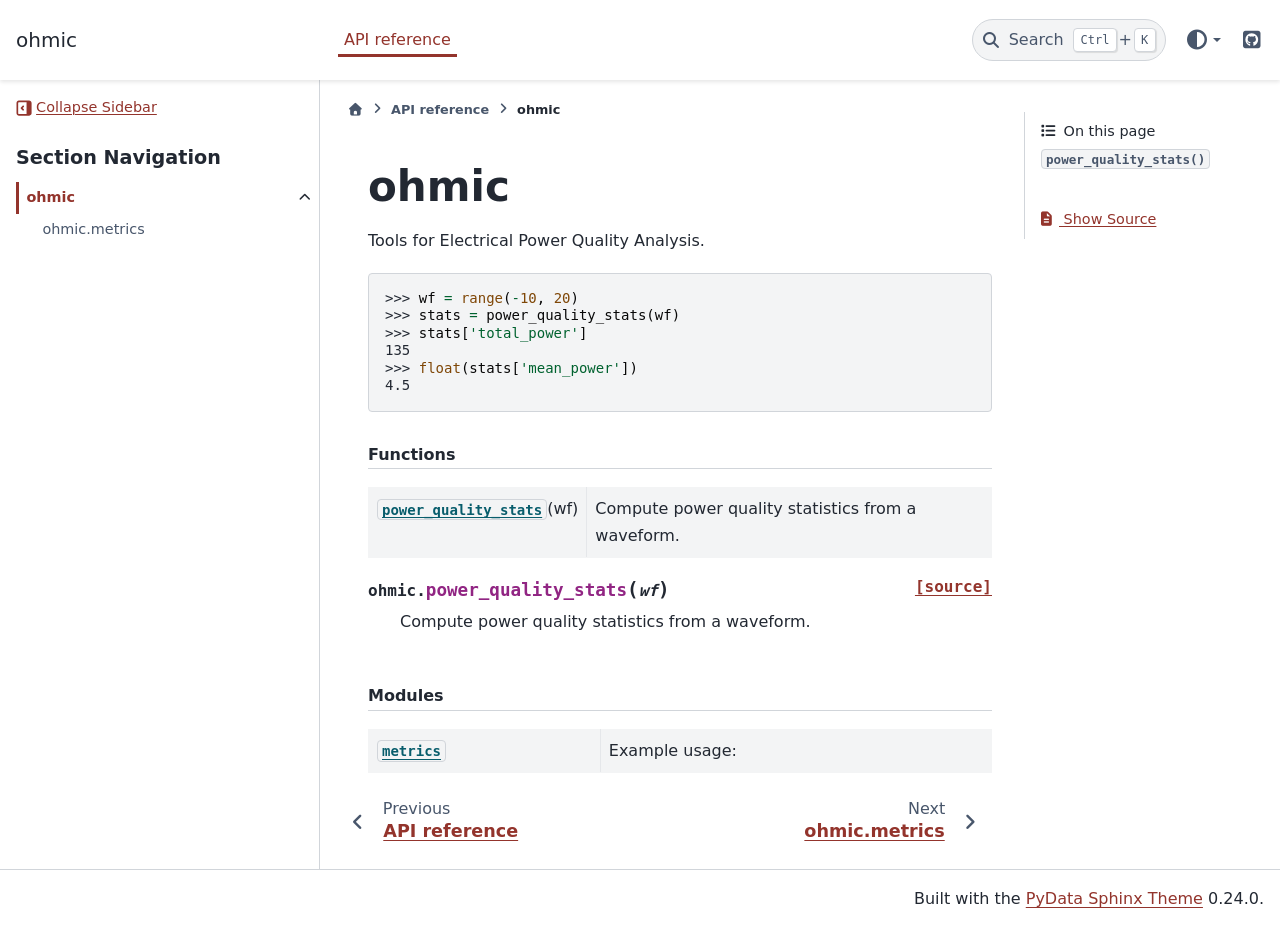
<file: _autosummary/ohmic.html>
<!DOCTYPE html>


<html lang="en" data-content_root="../" >

  <head>
    <meta charset="utf-8" />
    <meta name="viewport" content="width=device-width, initial-scale=1.0" /><meta name="viewport" content="width=device-width, initial-scale=1" />

<link rel="alternate" type="text/markdown" href="ohmic.html.md">
<link rel="describedby" href="../llms.txt" type="text/markdown">
<link rel="alternate" type="text/markdown" href="ohmic.html.md">
<link rel="describedby" href="llms.txt">
    <title>ohmic &#8212; ohmic</title>
  
  
  
  <script data-cfasync="false">
    document.documentElement.dataset.mode = localStorage.getItem("mode") || "";
    document.documentElement.dataset.theme = localStorage.getItem("theme") || "";
  </script>
  <!--
    this give us a css class that will be invisible only if js is disabled
  -->
  <noscript>
    <style>
      .pst-js-only { display: none !important; }

    </style>
  </noscript>
  
  <!-- Loaded before other Sphinx assets -->
  <link href="../_static/styles/theme.css?digest=75c7c72ae941e8b558d8" rel="stylesheet" />
<link href="../_static/styles/pydata-sphinx-theme.css?digest=75c7c72ae941e8b558d8" rel="stylesheet" />

    <link rel="stylesheet" type="text/css" href="../_static/pygments.css?v=d75fae25" />
    <link rel="stylesheet" type="text/css" href="../_static/sphinx_autodoc_typehints.css?v=057ac668" />
    <link rel="stylesheet" type="text/css" href="../_static/copybutton.css?v=76b2166b" />
    <link rel="stylesheet" type="text/css" href="../_static/epythet.css?v=a2acedc1" />
  
  <!-- So that users can add custom icons -->
  <script defer src="../_static/scripts/fontawesome.js?digest=75c7c72ae941e8b558d8"></script>
  <!-- Pre-loaded scripts that we'll load fully later -->
  <link rel="preload" as="script" href="../_static/scripts/bootstrap.js?digest=75c7c72ae941e8b558d8" />
<link rel="preload" as="script" href="../_static/scripts/pydata-sphinx-theme.js?digest=75c7c72ae941e8b558d8" />

    <script src="../_static/documentation_options.js?v=92734c54"></script>
    <script src="../_static/doctools.js?v=fd6eb6e6"></script>
    <script src="../_static/sphinx_highlight.js?v=6ffebe34"></script>
    <script src="../_static/clipboard.min.js?v=a7894cd8"></script>
    <script src="../_static/copybutton.js?v=fd10adb8"></script>
    <script>DOCUMENTATION_OPTIONS.pagename = '_autosummary/ohmic';</script>
    <script>DOCUMENTATION_OPTIONS.search_as_you_type = false;</script>
    <link rel="index" title="Index" href="../genindex.html" />
    <link rel="search" title="Search" href="../search.html" />
    <link rel="next" title="ohmic.metrics" href="ohmic.metrics.html" />
    <link rel="prev" title="API reference" href="../api.html" />
  <meta name="viewport" content="width=device-width, initial-scale=1"/>
  <meta name="color-scheme" content="light dark"/>
  <meta name="docsearch:language" content="en"/>
  <meta name="docsearch:version" content="0.1.2" />
  
    
    <script src="../_static/searchtools.js"></script>
    <script src="../_static/language_data.js"></script>
    <script src="../searchindex.js"></script>
  
  </head>
  <body data-default-mode="">
  
  
  <div id="pst-skip-link" class="skip-link d-print-none"><a href="#main-content">Skip to main content</a></div>

  
  <div id="pst-scroll-pixel-helper"></div>
  
  <button type="button" class="btn rounded-pill" id="pst-back-to-top">
    <i class="fa-solid fa-arrow-up"></i>Back to top</button>
  
  
  
  
  <dialog id="pst-search-dialog">
    
<form class="bd-search d-flex align-items-center"
      action="../search.html"
      method="get">
  <i class="fa-solid fa-magnifying-glass"></i>
  <input type="search"
         class="form-control"
         name="q"
         placeholder="Search the docs ..."
         aria-label="Search the docs ..."
         autocomplete="off"
         autocorrect="off"
         autocapitalize="off"
         spellcheck="false"/>
  <span class="search-button__kbd-shortcut"><kbd class="kbd-shortcut__modifier">Ctrl</kbd>+<kbd>K</kbd></span>
</form>
  </dialog>

  <div class="pst-async-banner-revealer d-none">
  <aside id="bd-header-version-warning" class="d-none d-print-none" aria-label="Version warning"></aside>
</div>

  
    <header id="pst-header" class="bd-header navbar navbar-expand-lg bd-navbar d-print-none">
<div class="bd-header__inner bd-page-width">
  <button type="button" class="pst-navbar-icon sidebar-toggle primary-toggle" aria-label="Site navigation" aria-expanded="false" aria-controls="pst-primary-sidebar-modal">
    <span class="fa-solid fa-bars"></span>
  </button>
  
  
  <div class="col-lg-3 navbar-header-items__start">
    
      <div class="navbar-item">

  
    
  

<a class="navbar-brand logo" href="../index.html">
  
  
  
  
  
  
    <p class="title logo__title">ohmic</p>
  
</a></div>
    
  </div>
  
  <div class="col-lg-9 navbar-header-items">
    
    <div class="me-auto navbar-header-items__center">
      
        <div class="navbar-item">
<nav>
  <ul class="bd-navbar-elements navbar-nav">
    
<li class="nav-item current active">
  <a class="nav-link nav-internal" href="../api.html">
    API reference
  </a>
</li>

  </ul>
</nav></div>
      
    </div>
    
    
    <div class="navbar-header-items__end">
      
        <div class="navbar-item navbar-persistent--container">
          

<button type="button" class="btn search-button-field search-button__button pst-js-only" title="Search" aria-label="Search" data-bs-placement="bottom" data-bs-toggle="tooltip">
 <i class="fa-solid fa-magnifying-glass"></i>
 <span class="search-button__default-text">Search</span>
 <span class="search-button__kbd-shortcut"><kbd class="kbd-shortcut__modifier">Ctrl</kbd>+<kbd class="kbd-shortcut__modifier">K</kbd></span>
</button>
        </div>
      
      
        <div class="navbar-item">

<div class="theme-switch-container dropdown pst-js-only" data-bs-toggle="tooltip" data-bs-placement="bottom" title="Color mode">
  <button type="button" class="btn btn-sm nav-link pst-navbar-icon theme-switch-button dropdown-toggle" aria-label="Color mode" data-bs-toggle="dropdown">
    <i class="theme-switch fa-solid fa-sun fa-lg" data-mode="light" title="Light"></i>
    <i class="theme-switch fa-solid fa-moon fa-lg" data-mode="dark" title="Dark"></i>
    <i class="theme-switch fa-solid fa-circle-half-stroke fa-lg" data-mode="auto" title="System Settings"></i>
  </button>
  <ul class="dropdown-menu dropdown-menu-end">
    <li><button type="button" class="dropdown-item d-flex align-items-center theme-change-button" data-mode="auto"><i class="fa-solid fa-circle-half-stroke fa-lg me-1"></i>System Settings</button></li>
    <li><button type="button" class="dropdown-item d-flex align-items-center theme-change-button" data-mode="light"><i class="fa-solid fa-sun fa-lg me-1"></i>Light</button></li>
    <li><button type="button" class="dropdown-item d-flex align-items-center theme-change-button" data-mode="dark"><i class="fa-solid fa-moon fa-lg me-1"></i>Dark</button></li>
  </ul>
</div></div>
      
        <div class="navbar-item"><ul class="navbar-icon-links"
    aria-label="Icon Links">
        <li class="nav-item">
          
          
          
          
          
          
          
          
          <a href="https://github.com/i2mint/ohmic" title="GitHub" class="nav-link pst-navbar-icon" rel="noopener" target="_blank" data-bs-toggle="tooltip" data-bs-placement="bottom"><i class="fa-brands fa-square-github fa-lg" aria-hidden="true"></i><span class="visually-hidden">GitHub</span></a>
        </li>
</ul></div>
      
    </div>
    
  </div>
  
  
    <div class="navbar-persistent--mobile">

<button type="button" class="btn search-button-field search-button__button pst-js-only" title="Search" aria-label="Search" data-bs-placement="bottom" data-bs-toggle="tooltip">
 <i class="fa-solid fa-magnifying-glass"></i>
 <span class="search-button__default-text">Search</span>
 <span class="search-button__kbd-shortcut"><kbd class="kbd-shortcut__modifier">Ctrl</kbd>+<kbd class="kbd-shortcut__modifier">K</kbd></span>
</button>
    </div>
  

  
    <button type="button" class="pst-navbar-icon sidebar-toggle secondary-toggle" aria-label="On this page" aria-expanded="false" aria-controls="pst-secondary-sidebar-modal">
      <span class="fa-solid fa-outdent"></span>
    </button>
  
</div>

    </header>
  

  <div class="bd-container">
    <div class="bd-container__inner bd-page-width">
      
      
      
      <dialog id="pst-primary-sidebar-modal" tabindex="-1"></dialog>
      <div id="pst-primary-sidebar" class="bd-sidebar-primary bd-sidebar">
        

  
  <div class="sidebar-header-items sidebar-primary__section">
    
    
      <div class="sidebar-header-items__center">
        
          
          
            <div class="navbar-item">
<nav>
  <ul class="bd-navbar-elements navbar-nav">
    
<li class="nav-item current active">
  <a class="nav-link nav-internal" href="../api.html">
    API reference
  </a>
</li>

  </ul>
</nav></div>
          
        
      </div>
    
    
    
      <div class="sidebar-header-items__end">
        
          <div class="navbar-item">

<div class="theme-switch-container dropdown pst-js-only" data-bs-toggle="tooltip" data-bs-placement="bottom" title="Color mode">
  <button type="button" class="btn btn-sm nav-link pst-navbar-icon theme-switch-button dropdown-toggle" aria-label="Color mode" data-bs-toggle="dropdown">
    <i class="theme-switch fa-solid fa-sun fa-lg" data-mode="light" title="Light"></i>
    <i class="theme-switch fa-solid fa-moon fa-lg" data-mode="dark" title="Dark"></i>
    <i class="theme-switch fa-solid fa-circle-half-stroke fa-lg" data-mode="auto" title="System Settings"></i>
  </button>
  <ul class="dropdown-menu dropdown-menu-end">
    <li><button type="button" class="dropdown-item d-flex align-items-center theme-change-button" data-mode="auto"><i class="fa-solid fa-circle-half-stroke fa-lg me-1"></i>System Settings</button></li>
    <li><button type="button" class="dropdown-item d-flex align-items-center theme-change-button" data-mode="light"><i class="fa-solid fa-sun fa-lg me-1"></i>Light</button></li>
    <li><button type="button" class="dropdown-item d-flex align-items-center theme-change-button" data-mode="dark"><i class="fa-solid fa-moon fa-lg me-1"></i>Dark</button></li>
  </ul>
</div></div>
        
          <div class="navbar-item"><ul class="navbar-icon-links"
    aria-label="Icon Links">
        <li class="nav-item">
          
          
          
          
          
          
          
          
          <a href="https://github.com/i2mint/ohmic" title="GitHub" class="nav-link pst-navbar-icon" rel="noopener" target="_blank" data-bs-toggle="tooltip" data-bs-placement="bottom"><i class="fa-brands fa-square-github fa-lg" aria-hidden="true"></i><span class="visually-hidden">GitHub</span></a>
        </li>
</ul></div>
        
      </div>
    
  </div>
  
    <div class="sidebar-primary-items__start sidebar-primary__section">
        <div class="sidebar-primary-item pst-sidebar-collapse"><button type="button" id="pst-collapse-sidebar-button" aria-expanded="true" aria-controls="pst-primary-sidebar">
  <svg class="pst-icon" role="img" aria-hidden="true" focusable="false" viewBox="0 0 16 16" xmlns="http://www.w3.org/2000/svg">
    <path fill="currentColor" d="M3 15.5C2.36232 15.5 1.74874 15.2564 1.28478 14.8189C0.820828 14.3815 0.541576 13.7832 0.504167 13.1467L0.5 13L0.5 3C0.499965 2.36232 0.743605 1.74874 1.18107 1.28478C1.61854 0.820828 2.21676 0.541576 2.85333 0.504167L3 0.5L13 0.5C13.6377 0.499965 14.2513 0.743605 14.7152 1.18107C15.1792 1.61854 15.4584 2.21676 15.4958 2.85333L15.5 3L15.5 13C15.5 13.6377 15.2564 14.2513 14.8189 14.7152C14.3815 15.1792 13.7832 15.4584 13.1467 15.4958L13 15.5L3 15.5ZM3 13.8333L10.5 13.8333L10.5 2.16667L3 2.16667C2.79589 2.16669 2.59889 2.24163 2.44636 2.37726C2.29383 2.5129 2.19638 2.69979 2.1725 2.9025L2.16667 3L2.16667 13C2.16669 13.2041 2.24163 13.4011 2.37726 13.5536C2.5129 13.7062 2.69979 13.8036 2.9025 13.8275L3 13.8333ZM6.65583 10.325L6.5775 10.2558L4.91083 8.58917C4.76735 8.44567 4.68116 8.25476 4.66843 8.05223C4.65569 7.84971 4.71729 7.6495 4.84167 7.48917L4.91083 7.41083L6.5775 5.74417C6.72747 5.59471 6.9287 5.50794 7.14032 5.50148C7.35194 5.49502 7.55809 5.56935 7.7169 5.70937C7.8757 5.8494 7.97525 6.04463 7.99533 6.25539C8.01541 6.46616 7.95451 6.67667 7.825 6.84417L7.75583 6.9225L6.67917 8L7.75583 9.0775C7.89931 9.22099 7.98551 9.41191 7.99824 9.61443C8.01097 9.81695 7.94938 10.0172 7.825 10.1775L7.75583 10.2558C7.61234 10.3993 7.42142 10.4855 7.2189 10.4982C7.01638 10.511 6.81617 10.4494 6.65583 10.325Z"/>
  </svg>
  <span class="pst-collapse-sidebar-label">Collapse Sidebar</span>
  <span class="pst-expand-sidebar-label">Expand Sidebar</span>
</button></div>
        <div class="sidebar-primary-item">

<nav class="bd-docs-nav bd-links"
     aria-label="Section Navigation">
  <p class="bd-links__title" role="heading" aria-level="1">Section Navigation</p>
  <div class="bd-toc-item navbar-nav"><ul class="current nav bd-sidenav">
<li class="toctree-l1 current active has-children"><a aria-current="page" class="current reference internal" href="#">ohmic</a><details open="open"><summary><span class="toctree-toggle" role="presentation"><i class="fa-solid fa-chevron-down"></i></span></summary><ul>
<li class="toctree-l2"><a class="reference internal" href="ohmic.metrics.html">ohmic.metrics</a></li>
</ul>
</details></li>
</ul>
</div>
</nav></div>
    </div>
  
  
  <div class="sidebar-primary-items__end sidebar-primary__section">
      <div class="sidebar-primary-item">
<div id="ethical-ad-placement"
      class="flat"
      data-ea-publisher="readthedocs"
      data-ea-type="readthedocs-sidebar"
      data-ea-manual="true">
</div></div>
  </div>


      </div>
      
      <main id="main-content" class="bd-main" role="main">
        
        
          <div class="bd-content">
            <div class="bd-article-container">
              
              <div class="bd-header-article d-print-none">
<div class="header-article-items header-article__inner">
  
    <div class="header-article-items__start">
      
        <div class="header-article-item">

<nav aria-label="Breadcrumb" class="d-print-none">
  <ul class="bd-breadcrumbs">
    
    <li class="breadcrumb-item breadcrumb-home">
      <a href="../index.html" class="nav-link" aria-label="Home">
        <i class="fa-solid fa-house"></i>
      </a>
    </li>
    
    <li class="breadcrumb-item"><a href="../api.html" class="nav-link">API reference</a></li>
    
    <li class="breadcrumb-item active" aria-current="page"><span class="ellipsis">ohmic</span></li>
  </ul>
</nav>
</div>
      
    </div>
  
  
</div>
</div>
              
              
              
                
<div id="searchbox"></div>
                <article class="bd-article">
                  
  <section id="module-ohmic">
<span id="ohmic"></span><h1>ohmic<a class="headerlink" href="#module-ohmic" title="Link to this heading">#</a></h1>
<p>Tools for Electrical Power Quality Analysis.</p>
<div class="doctest highlight-default notranslate"><div class="highlight"><pre><span></span><span class="gp">&gt;&gt;&gt; </span><span class="n">wf</span> <span class="o">=</span> <span class="nb">range</span><span class="p">(</span><span class="o">-</span><span class="mi">10</span><span class="p">,</span> <span class="mi">20</span><span class="p">)</span>
<span class="gp">&gt;&gt;&gt; </span><span class="n">stats</span> <span class="o">=</span> <span class="n">power_quality_stats</span><span class="p">(</span><span class="n">wf</span><span class="p">)</span>
<span class="gp">&gt;&gt;&gt; </span><span class="n">stats</span><span class="p">[</span><span class="s1">'total_power'</span><span class="p">]</span>
<span class="go">135</span>
<span class="gp">&gt;&gt;&gt; </span><span class="nb">float</span><span class="p">(</span><span class="n">stats</span><span class="p">[</span><span class="s1">'mean_power'</span><span class="p">])</span>
<span class="go">4.5</span>
</pre></div>
</div>
<p class="rubric">Functions</p>
<div class="pst-scrollable-table-container"><table class="autosummary longtable table">
<tbody>
<tr class="row-odd"><td><p><a class="reference internal" href="#ohmic.power_quality_stats" title="ohmic.power_quality_stats"><code class="xref py py-obj docutils literal notranslate"><span class="pre">power_quality_stats</span></code></a>(wf)</p></td>
<td><p>Compute power quality statistics from a waveform.</p></td>
</tr>
</tbody>
</table>
</div>
<dl class="py function">
<dt class="sig sig-object py" id="ohmic.power_quality_stats">
<span class="sig-prename descclassname"><span class="pre">ohmic.</span></span><span class="sig-name descname"><span class="pre">power_quality_stats</span></span><span class="sig-paren">(</span><em class="sig-param"><span class="n"><span class="pre">wf</span></span></em><span class="sig-paren">)</span><a class="reference internal" href="../_modules/ohmic.html#power_quality_stats"><span class="viewcode-link"><span class="pre">[source]</span></span></a><a class="headerlink" href="#ohmic.power_quality_stats" title="Link to this definition">#</a></dt>
<dd><p>Compute power quality statistics from a waveform.</p>
</dd></dl>

<p class="rubric">Modules</p>
<div class="pst-scrollable-table-container"><table class="autosummary longtable table">
<tbody>
<tr class="row-odd"><td><p><a class="reference internal" href="ohmic.metrics.html#module-ohmic.metrics" title="ohmic.metrics"><code class="xref py py-obj docutils literal notranslate"><span class="pre">metrics</span></code></a></p></td>
<td><p>Example usage:</p></td>
</tr>
</tbody>
</table>
</div>
</section>


                </article>
              
              
              
              
              
                <footer class="prev-next-footer d-print-none">
                  
<div class="prev-next-area">
    <a class="left-prev"
       href="../api.html"
       title="previous page">
      <i class="fa-solid fa-angle-left"></i>
      <div class="prev-next-info">
        <p class="prev-next-subtitle">previous</p>
        <p class="prev-next-title">API reference</p>
      </div>
    </a>
    <a class="right-next"
       href="ohmic.metrics.html"
       title="next page">
      <div class="prev-next-info">
        <p class="prev-next-subtitle">next</p>
        <p class="prev-next-title">ohmic.metrics</p>
      </div>
      <i class="fa-solid fa-angle-right"></i>
    </a>
</div>
                </footer>
              
            </div>
            
            
              
                <dialog id="pst-secondary-sidebar-modal" tabindex="-1"></dialog>
                <div id="pst-secondary-sidebar" class="bd-sidebar-secondary bd-toc"><div class="sidebar-secondary-items sidebar-secondary__inner">


  <div class="sidebar-secondary-item">
<div
    id="pst-page-navigation-heading-2"
    class="page-toc tocsection onthispage">
    <i class="fa-solid fa-list"></i> On this page
  </div>
  <nav id="pst-page-toc-nav" class="page-toc" aria-labelledby="pst-page-navigation-heading-2">
    <ul class="pst-show_toc_level nav section-nav flex-column">
<li class="toc-h2 nav-item toc-entry"><a class="reference internal nav-link" href="#ohmic.power_quality_stats"><code class="docutils literal notranslate"><span class="pre">power_quality_stats()</span></code></a></li>
</ul>
  </nav></div>

  <div class="sidebar-secondary-item">

  <div class="tocsection sourcelink">
    <a href="../_sources/_autosummary/ohmic.rst.txt">
      <i class="fa-solid fa-file-lines"></i> Show Source
    </a>
  </div>
</div>

</div></div>
              
            
          </div>
          <footer class="bd-footer-content">
            
          </footer>
        
      </main>
    </div>
  </div>
  
  <!-- Scripts loaded after <body> so the DOM is not blocked -->
  <script defer src="../_static/scripts/bootstrap.js?digest=75c7c72ae941e8b558d8"></script>
<script defer src="../_static/scripts/pydata-sphinx-theme.js?digest=75c7c72ae941e8b558d8"></script>

  <footer class="bd-footer">
<div class="bd-footer__inner bd-page-width">
  
  
  
    <div class="footer-items__end">
      
        <div class="footer-item">
<p class="theme-version">
  <!-- # L10n: Setting the PST URL as an argument as this does not need to be localized -->
  Built with the <a href="https://pydata-sphinx-theme.readthedocs.io/en/stable/index.html">PyData Sphinx Theme</a> 0.24.0.
</p></div>
      
    </div>
  
</div>

  </footer>
  </body>
</html>
</file>
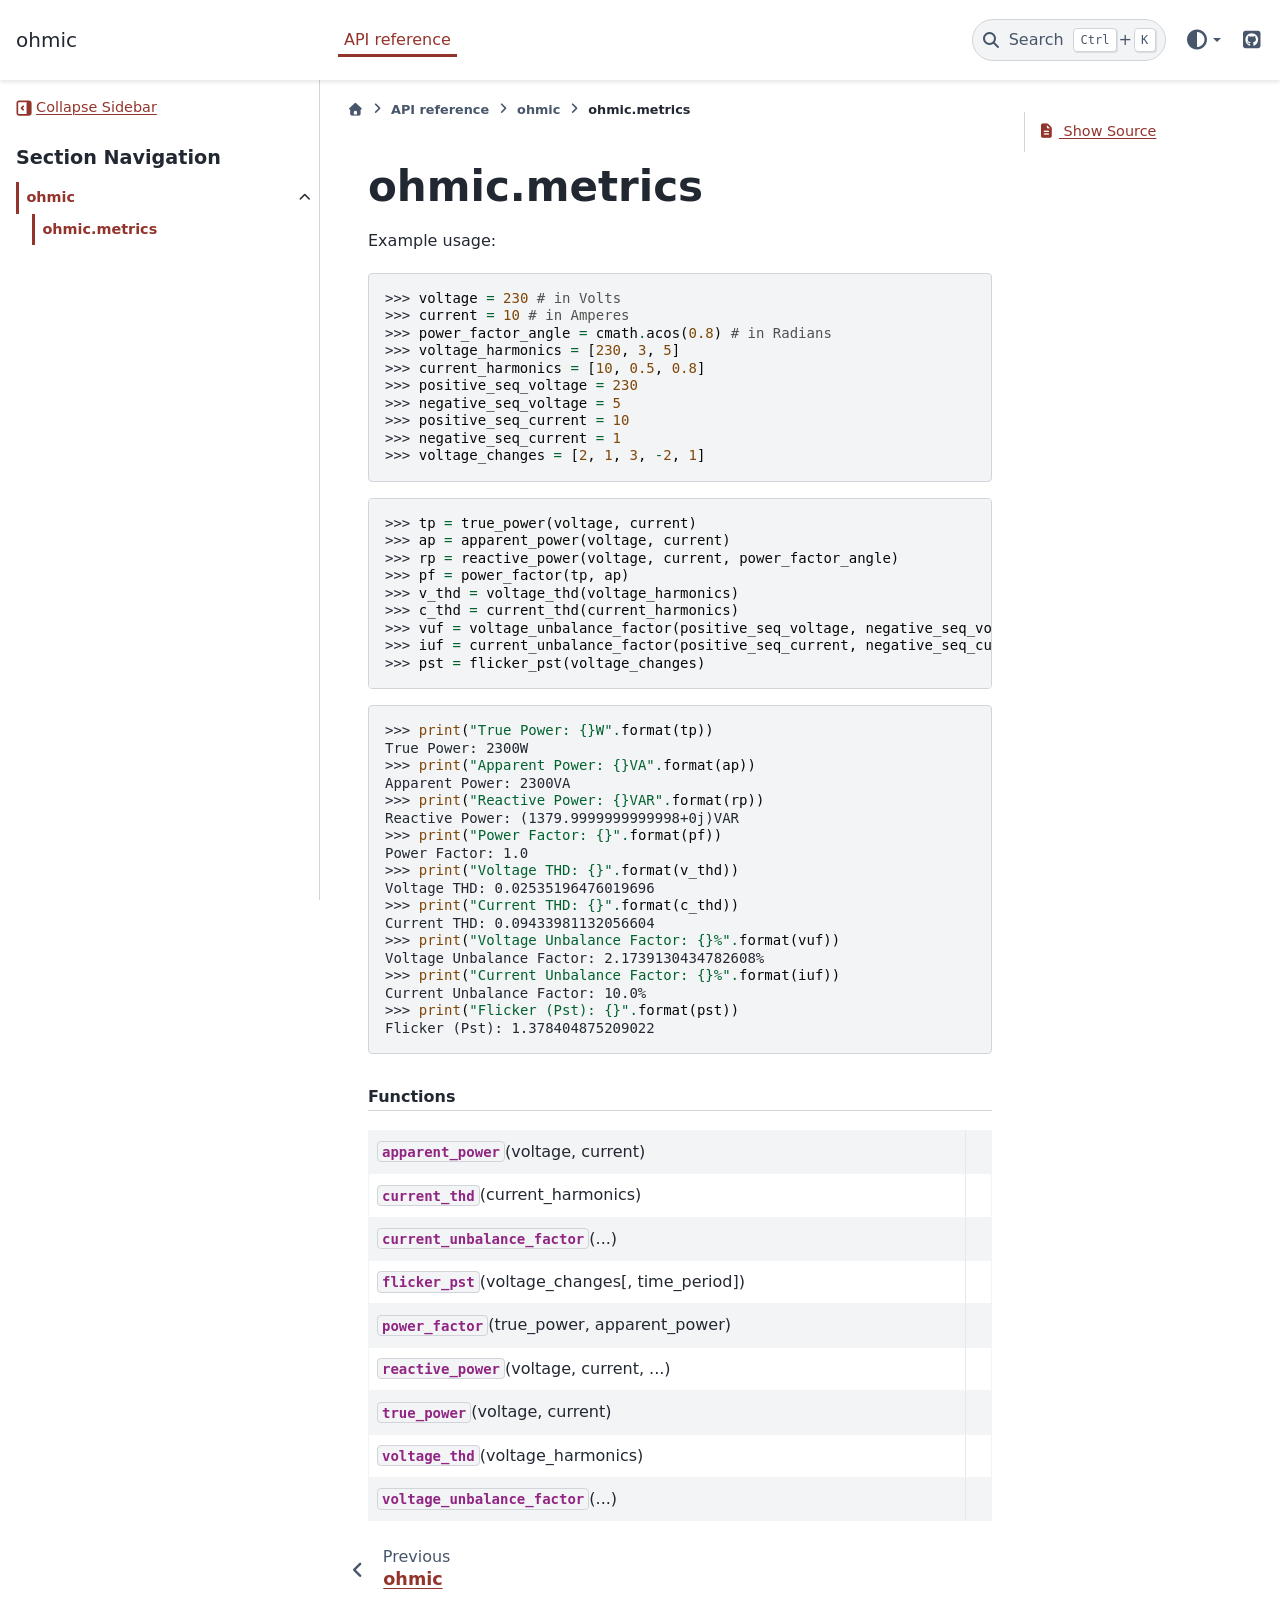
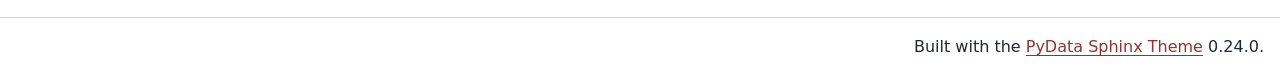
<file: _autosummary/ohmic.metrics.html>
<!DOCTYPE html>


<html lang="en" data-content_root="../" >

  <head>
    <meta charset="utf-8" />
    <meta name="viewport" content="width=device-width, initial-scale=1.0" /><meta name="viewport" content="width=device-width, initial-scale=1" />

<link rel="alternate" type="text/markdown" href="ohmic.metrics.html.md">
<link rel="describedby" href="../llms.txt" type="text/markdown">
<link rel="alternate" type="text/markdown" href="ohmic.metrics.html.md">
<link rel="describedby" href="llms.txt">
    <title>ohmic.metrics &#8212; ohmic</title>
  
  
  
  <script data-cfasync="false">
    document.documentElement.dataset.mode = localStorage.getItem("mode") || "";
    document.documentElement.dataset.theme = localStorage.getItem("theme") || "";
  </script>
  <!--
    this give us a css class that will be invisible only if js is disabled
  -->
  <noscript>
    <style>
      .pst-js-only { display: none !important; }

    </style>
  </noscript>
  
  <!-- Loaded before other Sphinx assets -->
  <link href="../_static/styles/theme.css?digest=75c7c72ae941e8b558d8" rel="stylesheet" />
<link href="../_static/styles/pydata-sphinx-theme.css?digest=75c7c72ae941e8b558d8" rel="stylesheet" />

    <link rel="stylesheet" type="text/css" href="../_static/pygments.css?v=d75fae25" />
    <link rel="stylesheet" type="text/css" href="../_static/sphinx_autodoc_typehints.css?v=057ac668" />
    <link rel="stylesheet" type="text/css" href="../_static/copybutton.css?v=76b2166b" />
    <link rel="stylesheet" type="text/css" href="../_static/epythet.css?v=a2acedc1" />
  
  <!-- So that users can add custom icons -->
  <script defer src="../_static/scripts/fontawesome.js?digest=75c7c72ae941e8b558d8"></script>
  <!-- Pre-loaded scripts that we'll load fully later -->
  <link rel="preload" as="script" href="../_static/scripts/bootstrap.js?digest=75c7c72ae941e8b558d8" />
<link rel="preload" as="script" href="../_static/scripts/pydata-sphinx-theme.js?digest=75c7c72ae941e8b558d8" />

    <script src="../_static/documentation_options.js?v=92734c54"></script>
    <script src="../_static/doctools.js?v=fd6eb6e6"></script>
    <script src="../_static/sphinx_highlight.js?v=6ffebe34"></script>
    <script src="../_static/clipboard.min.js?v=a7894cd8"></script>
    <script src="../_static/copybutton.js?v=fd10adb8"></script>
    <script>DOCUMENTATION_OPTIONS.pagename = '_autosummary/ohmic.metrics';</script>
    <script>DOCUMENTATION_OPTIONS.search_as_you_type = false;</script>
    <link rel="index" title="Index" href="../genindex.html" />
    <link rel="search" title="Search" href="../search.html" />
    <link rel="prev" title="ohmic" href="ohmic.html" />
  <meta name="viewport" content="width=device-width, initial-scale=1"/>
  <meta name="color-scheme" content="light dark"/>
  <meta name="docsearch:language" content="en"/>
  <meta name="docsearch:version" content="0.1.2" />
  
    
    <script src="../_static/searchtools.js"></script>
    <script src="../_static/language_data.js"></script>
    <script src="../searchindex.js"></script>
  
  </head>
  <body data-default-mode="">
  
  
  <div id="pst-skip-link" class="skip-link d-print-none"><a href="#main-content">Skip to main content</a></div>

  
  <div id="pst-scroll-pixel-helper"></div>
  
  <button type="button" class="btn rounded-pill" id="pst-back-to-top">
    <i class="fa-solid fa-arrow-up"></i>Back to top</button>
  
  
  
  
  <dialog id="pst-search-dialog">
    
<form class="bd-search d-flex align-items-center"
      action="../search.html"
      method="get">
  <i class="fa-solid fa-magnifying-glass"></i>
  <input type="search"
         class="form-control"
         name="q"
         placeholder="Search the docs ..."
         aria-label="Search the docs ..."
         autocomplete="off"
         autocorrect="off"
         autocapitalize="off"
         spellcheck="false"/>
  <span class="search-button__kbd-shortcut"><kbd class="kbd-shortcut__modifier">Ctrl</kbd>+<kbd>K</kbd></span>
</form>
  </dialog>

  <div class="pst-async-banner-revealer d-none">
  <aside id="bd-header-version-warning" class="d-none d-print-none" aria-label="Version warning"></aside>
</div>

  
    <header id="pst-header" class="bd-header navbar navbar-expand-lg bd-navbar d-print-none">
<div class="bd-header__inner bd-page-width">
  <button type="button" class="pst-navbar-icon sidebar-toggle primary-toggle" aria-label="Site navigation" aria-expanded="false" aria-controls="pst-primary-sidebar-modal">
    <span class="fa-solid fa-bars"></span>
  </button>
  
  
  <div class="col-lg-3 navbar-header-items__start">
    
      <div class="navbar-item">

  
    
  

<a class="navbar-brand logo" href="../index.html">
  
  
  
  
  
  
    <p class="title logo__title">ohmic</p>
  
</a></div>
    
  </div>
  
  <div class="col-lg-9 navbar-header-items">
    
    <div class="me-auto navbar-header-items__center">
      
        <div class="navbar-item">
<nav>
  <ul class="bd-navbar-elements navbar-nav">
    
<li class="nav-item current active">
  <a class="nav-link nav-internal" href="../api.html">
    API reference
  </a>
</li>

  </ul>
</nav></div>
      
    </div>
    
    
    <div class="navbar-header-items__end">
      
        <div class="navbar-item navbar-persistent--container">
          

<button type="button" class="btn search-button-field search-button__button pst-js-only" title="Search" aria-label="Search" data-bs-placement="bottom" data-bs-toggle="tooltip">
 <i class="fa-solid fa-magnifying-glass"></i>
 <span class="search-button__default-text">Search</span>
 <span class="search-button__kbd-shortcut"><kbd class="kbd-shortcut__modifier">Ctrl</kbd>+<kbd class="kbd-shortcut__modifier">K</kbd></span>
</button>
        </div>
      
      
        <div class="navbar-item">

<div class="theme-switch-container dropdown pst-js-only" data-bs-toggle="tooltip" data-bs-placement="bottom" title="Color mode">
  <button type="button" class="btn btn-sm nav-link pst-navbar-icon theme-switch-button dropdown-toggle" aria-label="Color mode" data-bs-toggle="dropdown">
    <i class="theme-switch fa-solid fa-sun fa-lg" data-mode="light" title="Light"></i>
    <i class="theme-switch fa-solid fa-moon fa-lg" data-mode="dark" title="Dark"></i>
    <i class="theme-switch fa-solid fa-circle-half-stroke fa-lg" data-mode="auto" title="System Settings"></i>
  </button>
  <ul class="dropdown-menu dropdown-menu-end">
    <li><button type="button" class="dropdown-item d-flex align-items-center theme-change-button" data-mode="auto"><i class="fa-solid fa-circle-half-stroke fa-lg me-1"></i>System Settings</button></li>
    <li><button type="button" class="dropdown-item d-flex align-items-center theme-change-button" data-mode="light"><i class="fa-solid fa-sun fa-lg me-1"></i>Light</button></li>
    <li><button type="button" class="dropdown-item d-flex align-items-center theme-change-button" data-mode="dark"><i class="fa-solid fa-moon fa-lg me-1"></i>Dark</button></li>
  </ul>
</div></div>
      
        <div class="navbar-item"><ul class="navbar-icon-links"
    aria-label="Icon Links">
        <li class="nav-item">
          
          
          
          
          
          
          
          
          <a href="https://github.com/i2mint/ohmic" title="GitHub" class="nav-link pst-navbar-icon" rel="noopener" target="_blank" data-bs-toggle="tooltip" data-bs-placement="bottom"><i class="fa-brands fa-square-github fa-lg" aria-hidden="true"></i><span class="visually-hidden">GitHub</span></a>
        </li>
</ul></div>
      
    </div>
    
  </div>
  
  
    <div class="navbar-persistent--mobile">

<button type="button" class="btn search-button-field search-button__button pst-js-only" title="Search" aria-label="Search" data-bs-placement="bottom" data-bs-toggle="tooltip">
 <i class="fa-solid fa-magnifying-glass"></i>
 <span class="search-button__default-text">Search</span>
 <span class="search-button__kbd-shortcut"><kbd class="kbd-shortcut__modifier">Ctrl</kbd>+<kbd class="kbd-shortcut__modifier">K</kbd></span>
</button>
    </div>
  

  
    <button type="button" class="pst-navbar-icon sidebar-toggle secondary-toggle" aria-label="On this page" aria-expanded="false" aria-controls="pst-secondary-sidebar-modal">
      <span class="fa-solid fa-outdent"></span>
    </button>
  
</div>

    </header>
  

  <div class="bd-container">
    <div class="bd-container__inner bd-page-width">
      
      
      
      <dialog id="pst-primary-sidebar-modal" tabindex="-1"></dialog>
      <div id="pst-primary-sidebar" class="bd-sidebar-primary bd-sidebar">
        

  
  <div class="sidebar-header-items sidebar-primary__section">
    
    
      <div class="sidebar-header-items__center">
        
          
          
            <div class="navbar-item">
<nav>
  <ul class="bd-navbar-elements navbar-nav">
    
<li class="nav-item current active">
  <a class="nav-link nav-internal" href="../api.html">
    API reference
  </a>
</li>

  </ul>
</nav></div>
          
        
      </div>
    
    
    
      <div class="sidebar-header-items__end">
        
          <div class="navbar-item">

<div class="theme-switch-container dropdown pst-js-only" data-bs-toggle="tooltip" data-bs-placement="bottom" title="Color mode">
  <button type="button" class="btn btn-sm nav-link pst-navbar-icon theme-switch-button dropdown-toggle" aria-label="Color mode" data-bs-toggle="dropdown">
    <i class="theme-switch fa-solid fa-sun fa-lg" data-mode="light" title="Light"></i>
    <i class="theme-switch fa-solid fa-moon fa-lg" data-mode="dark" title="Dark"></i>
    <i class="theme-switch fa-solid fa-circle-half-stroke fa-lg" data-mode="auto" title="System Settings"></i>
  </button>
  <ul class="dropdown-menu dropdown-menu-end">
    <li><button type="button" class="dropdown-item d-flex align-items-center theme-change-button" data-mode="auto"><i class="fa-solid fa-circle-half-stroke fa-lg me-1"></i>System Settings</button></li>
    <li><button type="button" class="dropdown-item d-flex align-items-center theme-change-button" data-mode="light"><i class="fa-solid fa-sun fa-lg me-1"></i>Light</button></li>
    <li><button type="button" class="dropdown-item d-flex align-items-center theme-change-button" data-mode="dark"><i class="fa-solid fa-moon fa-lg me-1"></i>Dark</button></li>
  </ul>
</div></div>
        
          <div class="navbar-item"><ul class="navbar-icon-links"
    aria-label="Icon Links">
        <li class="nav-item">
          
          
          
          
          
          
          
          
          <a href="https://github.com/i2mint/ohmic" title="GitHub" class="nav-link pst-navbar-icon" rel="noopener" target="_blank" data-bs-toggle="tooltip" data-bs-placement="bottom"><i class="fa-brands fa-square-github fa-lg" aria-hidden="true"></i><span class="visually-hidden">GitHub</span></a>
        </li>
</ul></div>
        
      </div>
    
  </div>
  
    <div class="sidebar-primary-items__start sidebar-primary__section">
        <div class="sidebar-primary-item pst-sidebar-collapse"><button type="button" id="pst-collapse-sidebar-button" aria-expanded="true" aria-controls="pst-primary-sidebar">
  <svg class="pst-icon" role="img" aria-hidden="true" focusable="false" viewBox="0 0 16 16" xmlns="http://www.w3.org/2000/svg">
    <path fill="currentColor" d="M3 15.5C2.36232 15.5 1.74874 15.2564 1.28478 14.8189C0.820828 14.3815 0.541576 13.7832 0.504167 13.1467L0.5 13L0.5 3C0.499965 2.36232 0.743605 1.74874 1.18107 1.28478C1.61854 0.820828 2.21676 0.541576 2.85333 0.504167L3 0.5L13 0.5C13.6377 0.499965 14.2513 0.743605 14.7152 1.18107C15.1792 1.61854 15.4584 2.21676 15.4958 2.85333L15.5 3L15.5 13C15.5 13.6377 15.2564 14.2513 14.8189 14.7152C14.3815 15.1792 13.7832 15.4584 13.1467 15.4958L13 15.5L3 15.5ZM3 13.8333L10.5 13.8333L10.5 2.16667L3 2.16667C2.79589 2.16669 2.59889 2.24163 2.44636 2.37726C2.29383 2.5129 2.19638 2.69979 2.1725 2.9025L2.16667 3L2.16667 13C2.16669 13.2041 2.24163 13.4011 2.37726 13.5536C2.5129 13.7062 2.69979 13.8036 2.9025 13.8275L3 13.8333ZM6.65583 10.325L6.5775 10.2558L4.91083 8.58917C4.76735 8.44567 4.68116 8.25476 4.66843 8.05223C4.65569 7.84971 4.71729 7.6495 4.84167 7.48917L4.91083 7.41083L6.5775 5.74417C6.72747 5.59471 6.9287 5.50794 7.14032 5.50148C7.35194 5.49502 7.55809 5.56935 7.7169 5.70937C7.8757 5.8494 7.97525 6.04463 7.99533 6.25539C8.01541 6.46616 7.95451 6.67667 7.825 6.84417L7.75583 6.9225L6.67917 8L7.75583 9.0775C7.89931 9.22099 7.98551 9.41191 7.99824 9.61443C8.01097 9.81695 7.94938 10.0172 7.825 10.1775L7.75583 10.2558C7.61234 10.3993 7.42142 10.4855 7.2189 10.4982C7.01638 10.511 6.81617 10.4494 6.65583 10.325Z"/>
  </svg>
  <span class="pst-collapse-sidebar-label">Collapse Sidebar</span>
  <span class="pst-expand-sidebar-label">Expand Sidebar</span>
</button></div>
        <div class="sidebar-primary-item">

<nav class="bd-docs-nav bd-links"
     aria-label="Section Navigation">
  <p class="bd-links__title" role="heading" aria-level="1">Section Navigation</p>
  <div class="bd-toc-item navbar-nav"><ul class="current nav bd-sidenav">
<li class="toctree-l1 current active has-children"><a class="reference internal" href="ohmic.html">ohmic</a><details open="open"><summary><span class="toctree-toggle" role="presentation"><i class="fa-solid fa-chevron-down"></i></span></summary><ul class="current">
<li class="toctree-l2 current active"><a aria-current="page" class="current reference internal" href="#">ohmic.metrics</a></li>
</ul>
</details></li>
</ul>
</div>
</nav></div>
    </div>
  
  
  <div class="sidebar-primary-items__end sidebar-primary__section">
      <div class="sidebar-primary-item">
<div id="ethical-ad-placement"
      class="flat"
      data-ea-publisher="readthedocs"
      data-ea-type="readthedocs-sidebar"
      data-ea-manual="true">
</div></div>
  </div>


      </div>
      
      <main id="main-content" class="bd-main" role="main">
        
        
          <div class="bd-content">
            <div class="bd-article-container">
              
              <div class="bd-header-article d-print-none">
<div class="header-article-items header-article__inner">
  
    <div class="header-article-items__start">
      
        <div class="header-article-item">

<nav aria-label="Breadcrumb" class="d-print-none">
  <ul class="bd-breadcrumbs">
    
    <li class="breadcrumb-item breadcrumb-home">
      <a href="../index.html" class="nav-link" aria-label="Home">
        <i class="fa-solid fa-house"></i>
      </a>
    </li>
    
    <li class="breadcrumb-item"><a href="../api.html" class="nav-link">API reference</a></li>
    
    
    <li class="breadcrumb-item"><a href="ohmic.html" class="nav-link">ohmic</a></li>
    
    <li class="breadcrumb-item active" aria-current="page"><span class="ellipsis">ohmic.metrics</span></li>
  </ul>
</nav>
</div>
      
    </div>
  
  
</div>
</div>
              
              
              
                
<div id="searchbox"></div>
                <article class="bd-article">
                  
  <section id="module-ohmic.metrics">
<span id="ohmic-metrics"></span><h1>ohmic.metrics<a class="headerlink" href="#module-ohmic.metrics" title="Link to this heading">#</a></h1>
<p>Example usage:</p>
<div class="doctest highlight-default notranslate"><div class="highlight"><pre><span></span><span class="gp">&gt;&gt;&gt; </span><span class="n">voltage</span> <span class="o">=</span> <span class="mi">230</span> <span class="c1"># in Volts</span>
<span class="gp">&gt;&gt;&gt; </span><span class="n">current</span> <span class="o">=</span> <span class="mi">10</span> <span class="c1"># in Amperes</span>
<span class="gp">&gt;&gt;&gt; </span><span class="n">power_factor_angle</span> <span class="o">=</span> <span class="n">cmath</span><span class="o">.</span><span class="n">acos</span><span class="p">(</span><span class="mf">0.8</span><span class="p">)</span> <span class="c1"># in Radians</span>
<span class="gp">&gt;&gt;&gt; </span><span class="n">voltage_harmonics</span> <span class="o">=</span> <span class="p">[</span><span class="mi">230</span><span class="p">,</span> <span class="mi">3</span><span class="p">,</span> <span class="mi">5</span><span class="p">]</span>
<span class="gp">&gt;&gt;&gt; </span><span class="n">current_harmonics</span> <span class="o">=</span> <span class="p">[</span><span class="mi">10</span><span class="p">,</span> <span class="mf">0.5</span><span class="p">,</span> <span class="mf">0.8</span><span class="p">]</span>
<span class="gp">&gt;&gt;&gt; </span><span class="n">positive_seq_voltage</span> <span class="o">=</span> <span class="mi">230</span>
<span class="gp">&gt;&gt;&gt; </span><span class="n">negative_seq_voltage</span> <span class="o">=</span> <span class="mi">5</span>
<span class="gp">&gt;&gt;&gt; </span><span class="n">positive_seq_current</span> <span class="o">=</span> <span class="mi">10</span>
<span class="gp">&gt;&gt;&gt; </span><span class="n">negative_seq_current</span> <span class="o">=</span> <span class="mi">1</span>
<span class="gp">&gt;&gt;&gt; </span><span class="n">voltage_changes</span> <span class="o">=</span> <span class="p">[</span><span class="mi">2</span><span class="p">,</span> <span class="mi">1</span><span class="p">,</span> <span class="mi">3</span><span class="p">,</span> <span class="o">-</span><span class="mi">2</span><span class="p">,</span> <span class="mi">1</span><span class="p">]</span>
</pre></div>
</div>
<div class="doctest highlight-default notranslate"><div class="highlight"><pre><span></span><span class="gp">&gt;&gt;&gt; </span><span class="n">tp</span> <span class="o">=</span> <span class="n">true_power</span><span class="p">(</span><span class="n">voltage</span><span class="p">,</span> <span class="n">current</span><span class="p">)</span>
<span class="gp">&gt;&gt;&gt; </span><span class="n">ap</span> <span class="o">=</span> <span class="n">apparent_power</span><span class="p">(</span><span class="n">voltage</span><span class="p">,</span> <span class="n">current</span><span class="p">)</span>
<span class="gp">&gt;&gt;&gt; </span><span class="n">rp</span> <span class="o">=</span> <span class="n">reactive_power</span><span class="p">(</span><span class="n">voltage</span><span class="p">,</span> <span class="n">current</span><span class="p">,</span> <span class="n">power_factor_angle</span><span class="p">)</span>
<span class="gp">&gt;&gt;&gt; </span><span class="n">pf</span> <span class="o">=</span> <span class="n">power_factor</span><span class="p">(</span><span class="n">tp</span><span class="p">,</span> <span class="n">ap</span><span class="p">)</span>
<span class="gp">&gt;&gt;&gt; </span><span class="n">v_thd</span> <span class="o">=</span> <span class="n">voltage_thd</span><span class="p">(</span><span class="n">voltage_harmonics</span><span class="p">)</span>
<span class="gp">&gt;&gt;&gt; </span><span class="n">c_thd</span> <span class="o">=</span> <span class="n">current_thd</span><span class="p">(</span><span class="n">current_harmonics</span><span class="p">)</span>
<span class="gp">&gt;&gt;&gt; </span><span class="n">vuf</span> <span class="o">=</span> <span class="n">voltage_unbalance_factor</span><span class="p">(</span><span class="n">positive_seq_voltage</span><span class="p">,</span> <span class="n">negative_seq_voltage</span><span class="p">)</span>
<span class="gp">&gt;&gt;&gt; </span><span class="n">iuf</span> <span class="o">=</span> <span class="n">current_unbalance_factor</span><span class="p">(</span><span class="n">positive_seq_current</span><span class="p">,</span> <span class="n">negative_seq_current</span><span class="p">)</span>
<span class="gp">&gt;&gt;&gt; </span><span class="n">pst</span> <span class="o">=</span> <span class="n">flicker_pst</span><span class="p">(</span><span class="n">voltage_changes</span><span class="p">)</span>
</pre></div>
</div>
<div class="doctest highlight-default notranslate"><div class="highlight"><pre><span></span><span class="gp">&gt;&gt;&gt; </span><span class="nb">print</span><span class="p">(</span><span class="s2">"True Power: </span><span class="si">{}</span><span class="s2">W"</span><span class="o">.</span><span class="n">format</span><span class="p">(</span><span class="n">tp</span><span class="p">))</span>
<span class="go">True Power: 2300W</span>
<span class="gp">&gt;&gt;&gt; </span><span class="nb">print</span><span class="p">(</span><span class="s2">"Apparent Power: </span><span class="si">{}</span><span class="s2">VA"</span><span class="o">.</span><span class="n">format</span><span class="p">(</span><span class="n">ap</span><span class="p">))</span>
<span class="go">Apparent Power: 2300VA</span>
<span class="gp">&gt;&gt;&gt; </span><span class="nb">print</span><span class="p">(</span><span class="s2">"Reactive Power: </span><span class="si">{}</span><span class="s2">VAR"</span><span class="o">.</span><span class="n">format</span><span class="p">(</span><span class="n">rp</span><span class="p">))</span>
<span class="go">Reactive Power: (1379.9999999999998+0j)VAR</span>
<span class="gp">&gt;&gt;&gt; </span><span class="nb">print</span><span class="p">(</span><span class="s2">"Power Factor: </span><span class="si">{}</span><span class="s2">"</span><span class="o">.</span><span class="n">format</span><span class="p">(</span><span class="n">pf</span><span class="p">))</span>
<span class="go">Power Factor: 1.0</span>
<span class="gp">&gt;&gt;&gt; </span><span class="nb">print</span><span class="p">(</span><span class="s2">"Voltage THD: </span><span class="si">{}</span><span class="s2">"</span><span class="o">.</span><span class="n">format</span><span class="p">(</span><span class="n">v_thd</span><span class="p">))</span>
<span class="go">Voltage THD: 0.02535196476019696</span>
<span class="gp">&gt;&gt;&gt; </span><span class="nb">print</span><span class="p">(</span><span class="s2">"Current THD: </span><span class="si">{}</span><span class="s2">"</span><span class="o">.</span><span class="n">format</span><span class="p">(</span><span class="n">c_thd</span><span class="p">))</span>
<span class="go">Current THD: 0.09433981132056604</span>
<span class="gp">&gt;&gt;&gt; </span><span class="nb">print</span><span class="p">(</span><span class="s2">"Voltage Unbalance Factor: </span><span class="si">{}</span><span class="s2">%"</span><span class="o">.</span><span class="n">format</span><span class="p">(</span><span class="n">vuf</span><span class="p">))</span>
<span class="go">Voltage Unbalance Factor: 2.1739130434782608%</span>
<span class="gp">&gt;&gt;&gt; </span><span class="nb">print</span><span class="p">(</span><span class="s2">"Current Unbalance Factor: </span><span class="si">{}</span><span class="s2">%"</span><span class="o">.</span><span class="n">format</span><span class="p">(</span><span class="n">iuf</span><span class="p">))</span>
<span class="go">Current Unbalance Factor: 10.0%</span>
<span class="gp">&gt;&gt;&gt; </span><span class="nb">print</span><span class="p">(</span><span class="s2">"Flicker (Pst): </span><span class="si">{}</span><span class="s2">"</span><span class="o">.</span><span class="n">format</span><span class="p">(</span><span class="n">pst</span><span class="p">))</span>
<span class="go">Flicker (Pst): 1.378404875209022</span>
</pre></div>
</div>
<p class="rubric">Functions</p>
<div class="pst-scrollable-table-container"><table class="autosummary longtable table">
<tbody>
<tr class="row-odd"><td><p><code class="xref py py-obj docutils literal notranslate"><span class="pre">apparent_power</span></code>(voltage, current)</p></td>
<td><p></p></td>
</tr>
<tr class="row-even"><td><p><code class="xref py py-obj docutils literal notranslate"><span class="pre">current_thd</span></code>(current_harmonics)</p></td>
<td><p></p></td>
</tr>
<tr class="row-odd"><td><p><code class="xref py py-obj docutils literal notranslate"><span class="pre">current_unbalance_factor</span></code>(...)</p></td>
<td><p></p></td>
</tr>
<tr class="row-even"><td><p><code class="xref py py-obj docutils literal notranslate"><span class="pre">flicker_pst</span></code>(voltage_changes[, time_period])</p></td>
<td><p></p></td>
</tr>
<tr class="row-odd"><td><p><code class="xref py py-obj docutils literal notranslate"><span class="pre">power_factor</span></code>(true_power, apparent_power)</p></td>
<td><p></p></td>
</tr>
<tr class="row-even"><td><p><code class="xref py py-obj docutils literal notranslate"><span class="pre">reactive_power</span></code>(voltage, current, ...)</p></td>
<td><p></p></td>
</tr>
<tr class="row-odd"><td><p><code class="xref py py-obj docutils literal notranslate"><span class="pre">true_power</span></code>(voltage, current)</p></td>
<td><p></p></td>
</tr>
<tr class="row-even"><td><p><code class="xref py py-obj docutils literal notranslate"><span class="pre">voltage_thd</span></code>(voltage_harmonics)</p></td>
<td><p></p></td>
</tr>
<tr class="row-odd"><td><p><code class="xref py py-obj docutils literal notranslate"><span class="pre">voltage_unbalance_factor</span></code>(...)</p></td>
<td><p></p></td>
</tr>
</tbody>
</table>
</div>
</section>


                </article>
              
              
              
              
              
                <footer class="prev-next-footer d-print-none">
                  
<div class="prev-next-area">
    <a class="left-prev"
       href="ohmic.html"
       title="previous page">
      <i class="fa-solid fa-angle-left"></i>
      <div class="prev-next-info">
        <p class="prev-next-subtitle">previous</p>
        <p class="prev-next-title">ohmic</p>
      </div>
    </a>
</div>
                </footer>
              
            </div>
            
            
              
                <dialog id="pst-secondary-sidebar-modal" tabindex="-1"></dialog>
                <div id="pst-secondary-sidebar" class="bd-sidebar-secondary bd-toc"><div class="sidebar-secondary-items sidebar-secondary__inner">


  <div class="sidebar-secondary-item">

  <div class="tocsection sourcelink">
    <a href="../_sources/_autosummary/ohmic.metrics.rst.txt">
      <i class="fa-solid fa-file-lines"></i> Show Source
    </a>
  </div>
</div>

</div></div>
              
            
          </div>
          <footer class="bd-footer-content">
            
          </footer>
        
      </main>
    </div>
  </div>
  
  <!-- Scripts loaded after <body> so the DOM is not blocked -->
  <script defer src="../_static/scripts/bootstrap.js?digest=75c7c72ae941e8b558d8"></script>
<script defer src="../_static/scripts/pydata-sphinx-theme.js?digest=75c7c72ae941e8b558d8"></script>

  <footer class="bd-footer">
<div class="bd-footer__inner bd-page-width">
  
  
  
    <div class="footer-items__end">
      
        <div class="footer-item">
<p class="theme-version">
  <!-- # L10n: Setting the PST URL as an argument as this does not need to be localized -->
  Built with the <a href="https://pydata-sphinx-theme.readthedocs.io/en/stable/index.html">PyData Sphinx Theme</a> 0.24.0.
</p></div>
      
    </div>
  
</div>

  </footer>
  </body>
</html>
</file>
<file: _static/styles/theme.css>
/* Provided by Sphinx's 'basic' theme, and included in the final set of assets */
@import "../basic.css";
</file>
<file: _static/pygments.css>
html[data-theme="light"] .highlight pre { line-height: 125%; }
html[data-theme="light"] .highlight td.linenos .normal { color: inherit; background-color: transparent; padding-left: 5px; padding-right: 5px; }
html[data-theme="light"] .highlight span.linenos { color: inherit; background-color: transparent; padding-left: 5px; padding-right: 5px; }
html[data-theme="light"] .highlight td.linenos .special { color: #000000; background-color: #ffffc0; padding-left: 5px; padding-right: 5px; }
html[data-theme="light"] .highlight span.linenos.special { color: #000000; background-color: #ffffc0; padding-left: 5px; padding-right: 5px; }
html[data-theme="light"] .highlight .hll { background-color: #fae4c2 }
html[data-theme="light"] .highlight { background: #fefefe; color: #080808 }
html[data-theme="light"] .highlight .c { color: #515151 } /* Comment */
html[data-theme="light"] .highlight .err { color: #A12236 } /* Error */
html[data-theme="light"] .highlight .k { color: #6730C5 } /* Keyword */
html[data-theme="light"] .highlight .l { color: #7F4707 } /* Literal */
html[data-theme="light"] .highlight .n { color: #080808 } /* Name */
html[data-theme="light"] .highlight .o { color: #00622F } /* Operator */
html[data-theme="light"] .highlight .p { color: #080808 } /* Punctuation */
html[data-theme="light"] .highlight .ch { color: #515151 } /* Comment.Hashbang */
html[data-theme="light"] .highlight .cm { color: #515151 } /* Comment.Multiline */
html[data-theme="light"] .highlight .cp { color: #515151 } /* Comment.Preproc */
html[data-theme="light"] .highlight .cpf { color: #515151 } /* Comment.PreprocFile */
html[data-theme="light"] .highlight .c1 { color: #515151 } /* Comment.Single */
html[data-theme="light"] .highlight .cs { color: #515151 } /* Comment.Special */
html[data-theme="light"] .highlight .gd { color: #005B82 } /* Generic.Deleted */
html[data-theme="light"] .highlight .ge { font-style: italic } /* Generic.Emph */
html[data-theme="light"] .highlight .gh { color: #005B82 } /* Generic.Heading */
html[data-theme="light"] .highlight .gs { font-weight: bold } /* Generic.Strong */
html[data-theme="light"] .highlight .gu { color: #005B82 } /* Generic.Subheading */
html[data-theme="light"] .highlight .kc { color: #6730C5 } /* Keyword.Constant */
html[data-theme="light"] .highlight .kd { color: #6730C5 } /* Keyword.Declaration */
html[data-theme="light"] .highlight .kn { color: #6730C5 } /* Keyword.Namespace */
html[data-theme="light"] .highlight .kp { color: #6730C5 } /* Keyword.Pseudo */
html[data-theme="light"] .highlight .kr { color: #6730C5 } /* Keyword.Reserved */
html[data-theme="light"] .highlight .kt { color: #7F4707 } /* Keyword.Type */
html[data-theme="light"] .highlight .ld { color: #7F4707 } /* Literal.Date */
html[data-theme="light"] .highlight .m { color: #7F4707 } /* Literal.Number */
html[data-theme="light"] .highlight .s { color: #00622F } /* Literal.String */
html[data-theme="light"] .highlight .na { color: #912583 } /* Name.Attribute */
html[data-theme="light"] .highlight .nb { color: #7F4707 } /* Name.Builtin */
html[data-theme="light"] .highlight .nc { color: #005B82 } /* Name.Class */
html[data-theme="light"] .highlight .no { color: #005B82 } /* Name.Constant */
html[data-theme="light"] .highlight .nd { color: #7F4707 } /* Name.Decorator */
html[data-theme="light"] .highlight .ni { color: #00622F } /* Name.Entity */
html[data-theme="light"] .highlight .ne { color: #6730C5 } /* Name.Exception */
html[data-theme="light"] .highlight .nf { color: #005B82 } /* Name.Function */
html[data-theme="light"] .highlight .nl { color: #7F4707 } /* Name.Label */
html[data-theme="light"] .highlight .nn { color: #080808 } /* Name.Namespace */
html[data-theme="light"] .highlight .nx { color: #080808 } /* Name.Other */
html[data-theme="light"] .highlight .py { color: #005B82 } /* Name.Property */
html[data-theme="light"] .highlight .nt { color: #005B82 } /* Name.Tag */
html[data-theme="light"] .highlight .nv { color: #A12236 } /* Name.Variable */
html[data-theme="light"] .highlight .ow { color: #6730C5 } /* Operator.Word */
html[data-theme="light"] .highlight .pm { color: #080808 } /* Punctuation.Marker */
html[data-theme="light"] .highlight .w { color: #080808 } /* Text.Whitespace */
html[data-theme="light"] .highlight .mb { color: #7F4707 } /* Literal.Number.Bin */
html[data-theme="light"] .highlight .mf { color: #7F4707 } /* Literal.Number.Float */
html[data-theme="light"] .highlight .mh { color: #7F4707 } /* Literal.Number.Hex */
html[data-theme="light"] .highlight .mi { color: #7F4707 } /* Literal.Number.Integer */
html[data-theme="light"] .highlight .mo { color: #7F4707 } /* Literal.Number.Oct */
html[data-theme="light"] .highlight .sa { color: #00622F } /* Literal.String.Affix */
html[data-theme="light"] .highlight .sb { color: #00622F } /* Literal.String.Backtick */
html[data-theme="light"] .highlight .sc { color: #00622F } /* Literal.String.Char */
html[data-theme="light"] .highlight .dl { color: #00622F } /* Literal.String.Delimiter */
html[data-theme="light"] .highlight .sd { color: #00622F } /* Literal.String.Doc */
html[data-theme="light"] .highlight .s2 { color: #00622F } /* Literal.String.Double */
html[data-theme="light"] .highlight .se { color: #00622F } /* Literal.String.Escape */
html[data-theme="light"] .highlight .sh { color: #00622F } /* Literal.String.Heredoc */
html[data-theme="light"] .highlight .si { color: #00622F } /* Literal.String.Interpol */
html[data-theme="light"] .highlight .sx { color: #00622F } /* Literal.String.Other */
html[data-theme="light"] .highlight .sr { color: #A12236 } /* Literal.String.Regex */
html[data-theme="light"] .highlight .s1 { color: #00622F } /* Literal.String.Single */
html[data-theme="light"] .highlight .ss { color: #005B82 } /* Literal.String.Symbol */
html[data-theme="light"] .highlight .bp { color: #7F4707 } /* Name.Builtin.Pseudo */
html[data-theme="light"] .highlight .fm { color: #005B82 } /* Name.Function.Magic */
html[data-theme="light"] .highlight .vc { color: #A12236 } /* Name.Variable.Class */
html[data-theme="light"] .highlight .vg { color: #A12236 } /* Name.Variable.Global */
html[data-theme="light"] .highlight .vi { color: #A12236 } /* Name.Variable.Instance */
html[data-theme="light"] .highlight .vm { color: #7F4707 } /* Name.Variable.Magic */
html[data-theme="light"] .highlight .il { color: #7F4707 } /* Literal.Number.Integer.Long */
html[data-theme="dark"] .highlight pre { line-height: 125%; }
html[data-theme="dark"] .highlight td.linenos .normal { color: inherit; background-color: transparent; padding-left: 5px; padding-right: 5px; }
html[data-theme="dark"] .highlight span.linenos { color: inherit; background-color: transparent; padding-left: 5px; padding-right: 5px; }
html[data-theme="dark"] .highlight td.linenos .special { color: #000000; background-color: #ffffc0; padding-left: 5px; padding-right: 5px; }
html[data-theme="dark"] .highlight span.linenos.special { color: #000000; background-color: #ffffc0; padding-left: 5px; padding-right: 5px; }
html[data-theme="dark"] .highlight .hll { background-color: #ffd9002e }
html[data-theme="dark"] .highlight { background: #2b2b2b; color: #F8F8F2 }
html[data-theme="dark"] .highlight .c { color: #FFD900 } /* Comment */
html[data-theme="dark"] .highlight .err { color: #FFA07A } /* Error */
html[data-theme="dark"] .highlight .k { color: #DCC6E0 } /* Keyword */
html[data-theme="dark"] .highlight .l { color: #FFD900 } /* Literal */
html[data-theme="dark"] .highlight .n { color: #F8F8F2 } /* Name */
html[data-theme="dark"] .highlight .o { color: #ABE338 } /* Operator */
html[data-theme="dark"] .highlight .p { color: #F8F8F2 } /* Punctuation */
html[data-theme="dark"] .highlight .ch { color: #FFD900 } /* Comment.Hashbang */
html[data-theme="dark"] .highlight .cm { color: #FFD900 } /* Comment.Multiline */
html[data-theme="dark"] .highlight .cp { color: #FFD900 } /* Comment.Preproc */
html[data-theme="dark"] .highlight .cpf { color: #FFD900 } /* Comment.PreprocFile */
html[data-theme="dark"] .highlight .c1 { color: #FFD900 } /* Comment.Single */
html[data-theme="dark"] .highlight .cs { color: #FFD900 } /* Comment.Special */
html[data-theme="dark"] .highlight .gd { color: #00E0E0 } /* Generic.Deleted */
html[data-theme="dark"] .highlight .ge { font-style: italic } /* Generic.Emph */
html[data-theme="dark"] .highlight .gh { color: #00E0E0 } /* Generic.Heading */
html[data-theme="dark"] .highlight .gs { font-weight: bold } /* Generic.Strong */
html[data-theme="dark"] .highlight .gu { color: #00E0E0 } /* Generic.Subheading */
html[data-theme="dark"] .highlight .kc { color: #DCC6E0 } /* Keyword.Constant */
html[data-theme="dark"] .highlight .kd { color: #DCC6E0 } /* Keyword.Declaration */
html[data-theme="dark"] .highlight .kn { color: #DCC6E0 } /* Keyword.Namespace */
html[data-theme="dark"] .highlight .kp { color: #DCC6E0 } /* Keyword.Pseudo */
html[data-theme="dark"] .highlight .kr { color: #DCC6E0 } /* Keyword.Reserved */
html[data-theme="dark"] .highlight .kt { color: #FFD900 } /* Keyword.Type */
html[data-theme="dark"] .highlight .ld { color: #FFD900 } /* Literal.Date */
html[data-theme="dark"] .highlight .m { color: #FFD900 } /* Literal.Number */
html[data-theme="dark"] .highlight .s { color: #ABE338 } /* Literal.String */
html[data-theme="dark"] .highlight .na { color: #FFD900 } /* Name.Attribute */
html[data-theme="dark"] .highlight .nb { color: #FFD900 } /* Name.Builtin */
html[data-theme="dark"] .highlight .nc { color: #00E0E0 } /* Name.Class */
html[data-theme="dark"] .highlight .no { color: #00E0E0 } /* Name.Constant */
html[data-theme="dark"] .highlight .nd { color: #FFD900 } /* Name.Decorator */
html[data-theme="dark"] .highlight .ni { color: #ABE338 } /* Name.Entity */
html[data-theme="dark"] .highlight .ne { color: #DCC6E0 } /* Name.Exception */
html[data-theme="dark"] .highlight .nf { color: #00E0E0 } /* Name.Function */
html[data-theme="dark"] .highlight .nl { color: #FFD900 } /* Name.Label */
html[data-theme="dark"] .highlight .nn { color: #F8F8F2 } /* Name.Namespace */
html[data-theme="dark"] .highlight .nx { color: #F8F8F2 } /* Name.Other */
html[data-theme="dark"] .highlight .py { color: #00E0E0 } /* Name.Property */
html[data-theme="dark"] .highlight .nt { color: #00E0E0 } /* Name.Tag */
html[data-theme="dark"] .highlight .nv { color: #FFA07A } /* Name.Variable */
html[data-theme="dark"] .highlight .ow { color: #DCC6E0 } /* Operator.Word */
html[data-theme="dark"] .highlight .pm { color: #F8F8F2 } /* Punctuation.Marker */
html[data-theme="dark"] .highlight .w { color: #F8F8F2 } /* Text.Whitespace */
html[data-theme="dark"] .highlight .mb { color: #FFD900 } /* Literal.Number.Bin */
html[data-theme="dark"] .highlight .mf { color: #FFD900 } /* Literal.Number.Float */
html[data-theme="dark"] .highlight .mh { color: #FFD900 } /* Literal.Number.Hex */
html[data-theme="dark"] .highlight .mi { color: #FFD900 } /* Literal.Number.Integer */
html[data-theme="dark"] .highlight .mo { color: #FFD900 } /* Literal.Number.Oct */
html[data-theme="dark"] .highlight .sa { color: #ABE338 } /* Literal.String.Affix */
html[data-theme="dark"] .highlight .sb { color: #ABE338 } /* Literal.String.Backtick */
html[data-theme="dark"] .highlight .sc { color: #ABE338 } /* Literal.String.Char */
html[data-theme="dark"] .highlight .dl { color: #ABE338 } /* Literal.String.Delimiter */
html[data-theme="dark"] .highlight .sd { color: #ABE338 } /* Literal.String.Doc */
html[data-theme="dark"] .highlight .s2 { color: #ABE338 } /* Literal.String.Double */
html[data-theme="dark"] .highlight .se { color: #ABE338 } /* Literal.String.Escape */
html[data-theme="dark"] .highlight .sh { color: #ABE338 } /* Literal.String.Heredoc */
html[data-theme="dark"] .highlight .si { color: #ABE338 } /* Literal.String.Interpol */
html[data-theme="dark"] .highlight .sx { color: #ABE338 } /* Literal.String.Other */
html[data-theme="dark"] .highlight .sr { color: #FFA07A } /* Literal.String.Regex */
html[data-theme="dark"] .highlight .s1 { color: #ABE338 } /* Literal.String.Single */
html[data-theme="dark"] .highlight .ss { color: #00E0E0 } /* Literal.String.Symbol */
html[data-theme="dark"] .highlight .bp { color: #FFD900 } /* Name.Builtin.Pseudo */
html[data-theme="dark"] .highlight .fm { color: #00E0E0 } /* Name.Function.Magic */
html[data-theme="dark"] .highlight .vc { color: #FFA07A } /* Name.Variable.Class */
html[data-theme="dark"] .highlight .vg { color: #FFA07A } /* Name.Variable.Global */
html[data-theme="dark"] .highlight .vi { color: #FFA07A } /* Name.Variable.Instance */
html[data-theme="dark"] .highlight .vm { color: #FFD900 } /* Name.Variable.Magic */
html[data-theme="dark"] .highlight .il { color: #FFD900 } /* Literal.Number.Integer.Long */
</file>
<file: _static/sphinx_autodoc_typehints.css>
/* a value in a type or a default sits in a `.highlight` scope only so the Pygments style colors its tokens; the block
   layout themes give `.highlight`, and the dark variant `body:not([data-theme="light"]) .highlight` furo generates,
   stays off it, hence the selector outweighing both */
html body .highlight.sphinx_autodoc_typehints-value {
  display: inline;
  width: auto;
  margin: 0;
  padding: 0;
  border: 0;
  border-radius: 0;
  background: none;
  color: inherit;
}
</file>
<file: _static/copybutton.css>
/* Copy buttons */
button.copybtn {
    position: absolute;
    display: flex;
    top: .3em;
    right: .3em;
    width: 1.7em;
    height: 1.7em;
	opacity: 0;
    transition: opacity 0.3s, border .3s, background-color .3s;
    user-select: none;
    padding: 0;
    border: none;
    outline: none;
    border-radius: 0.4em;
    /* The colors that GitHub uses */
    border: #1b1f2426 1px solid;
    background-color: #f6f8fa;
    color: #57606a;
}

button.copybtn.success {
    border-color: #22863a;
    color: #22863a;
}

button.copybtn svg {
    stroke: currentColor;
    width: 1.5em;
    height: 1.5em;
    padding: 0.1em;
}

div.highlight  {
    position: relative;
}

/* Show the copybutton */
.highlight:hover button.copybtn, button.copybtn.success {
	opacity: 1;
}

.highlight button.copybtn:hover {
    background-color: rgb(235, 235, 235);
}

.highlight button.copybtn:active {
    background-color: rgb(187, 187, 187);
}

/**
 * A minimal CSS-only tooltip copied from:
 *   https://codepen.io/mildrenben/pen/rVBrpK
 *
 * To use, write HTML like the following:
 *
 * <p class="o-tooltip--left" data-tooltip="Hey">Short</p>
 */
 .o-tooltip--left {
  position: relative;
 }

 .o-tooltip--left:after {
    opacity: 0;
    visibility: hidden;
    position: absolute;
    content: attr(data-tooltip);
    padding: .2em;
    font-size: .8em;
    left: -.2em;
    background: grey;
    color: white;
    white-space: nowrap;
    z-index: 2;
    border-radius: 2px;
    transform: translateX(-102%) translateY(0);
    transition: opacity 0.2s cubic-bezier(0.64, 0.09, 0.08, 1), transform 0.2s cubic-bezier(0.64, 0.09, 0.08, 1);
}

.o-tooltip--left:hover:after {
    display: block;
    opacity: 1;
    visibility: visible;
    transform: translateX(-100%) translateY(0);
    transition: opacity 0.2s cubic-bezier(0.64, 0.09, 0.08, 1), transform 0.2s cubic-bezier(0.64, 0.09, 0.08, 1);
    transition-delay: .5s;
}

/* By default the copy button shouldn't show up when printing a page */
@media print {
    button.copybtn {
        display: none;
    }
}
</file>
<file: _static/epythet.css>
html[data-theme="light"] {
  --pst-color-primary: #93342c;
}
html[data-theme="dark"] {
  --pst-color-primary: #ff9688;
}
</file>
